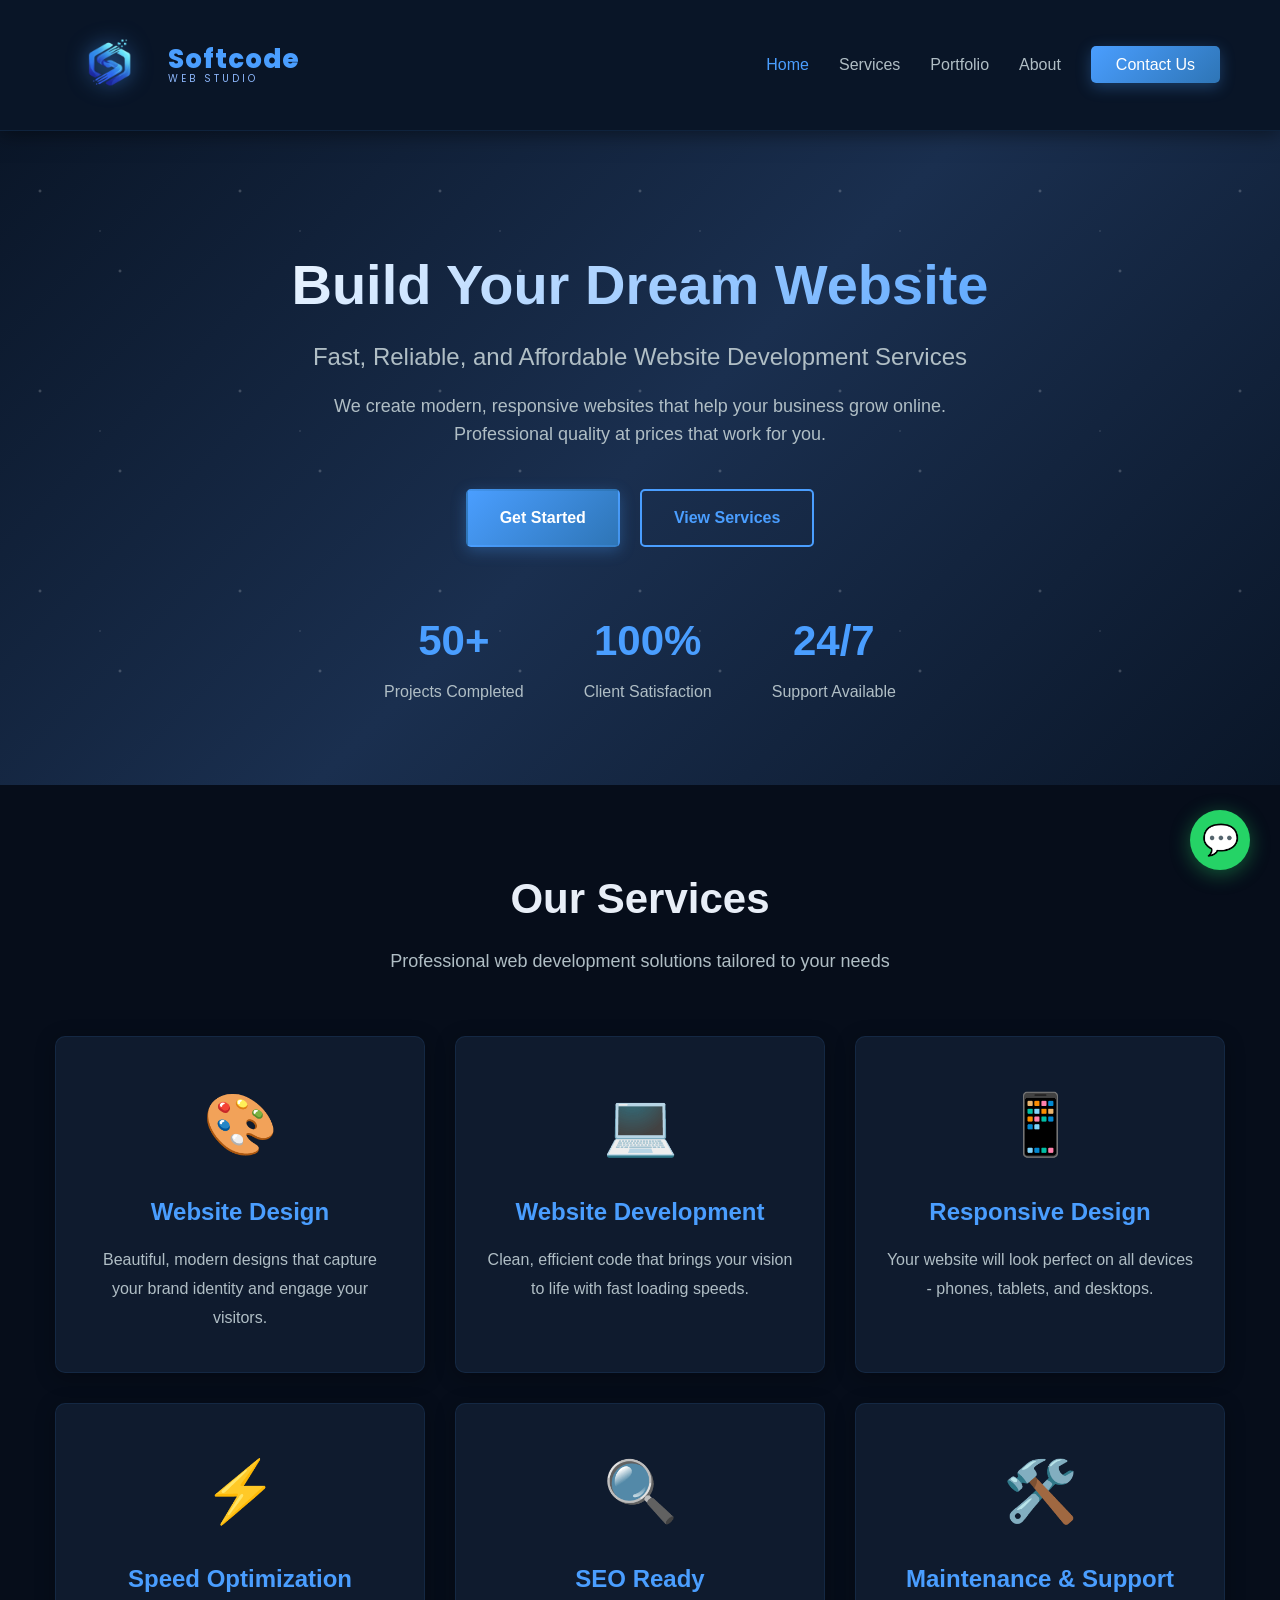
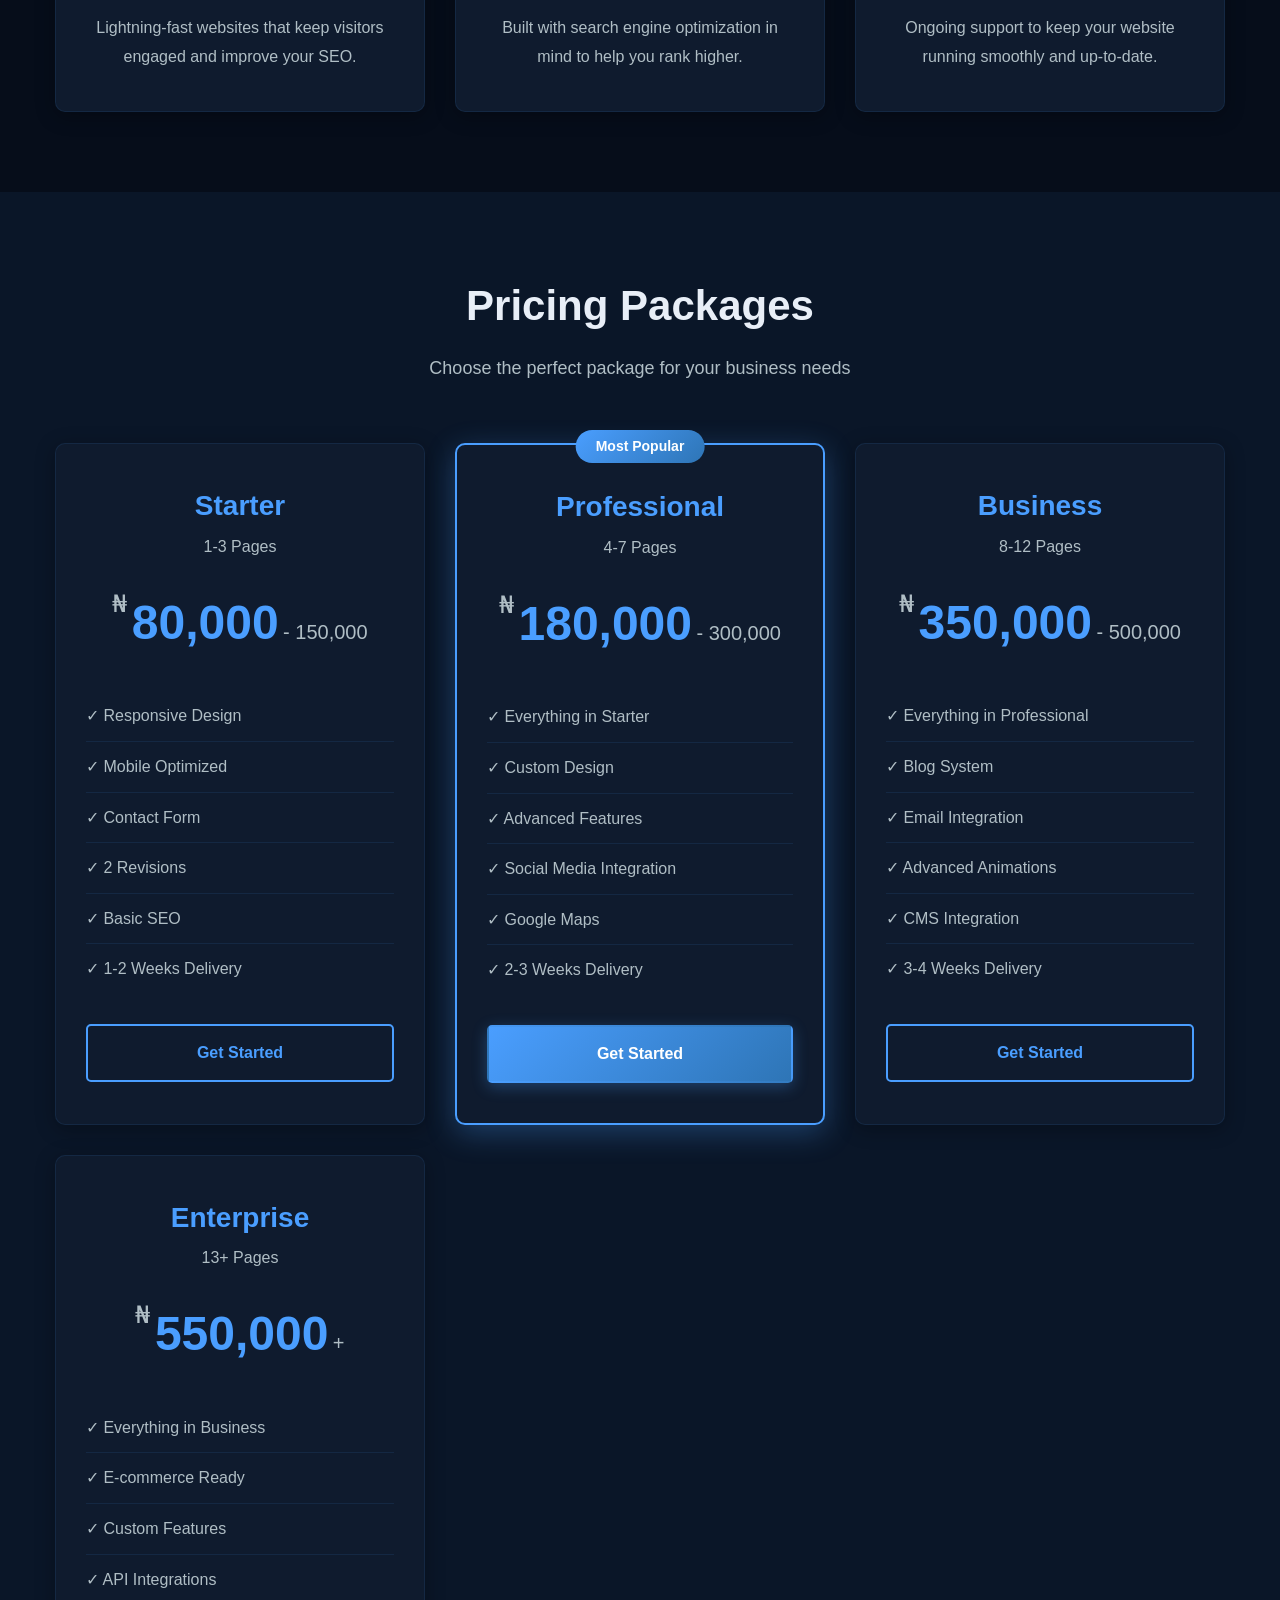
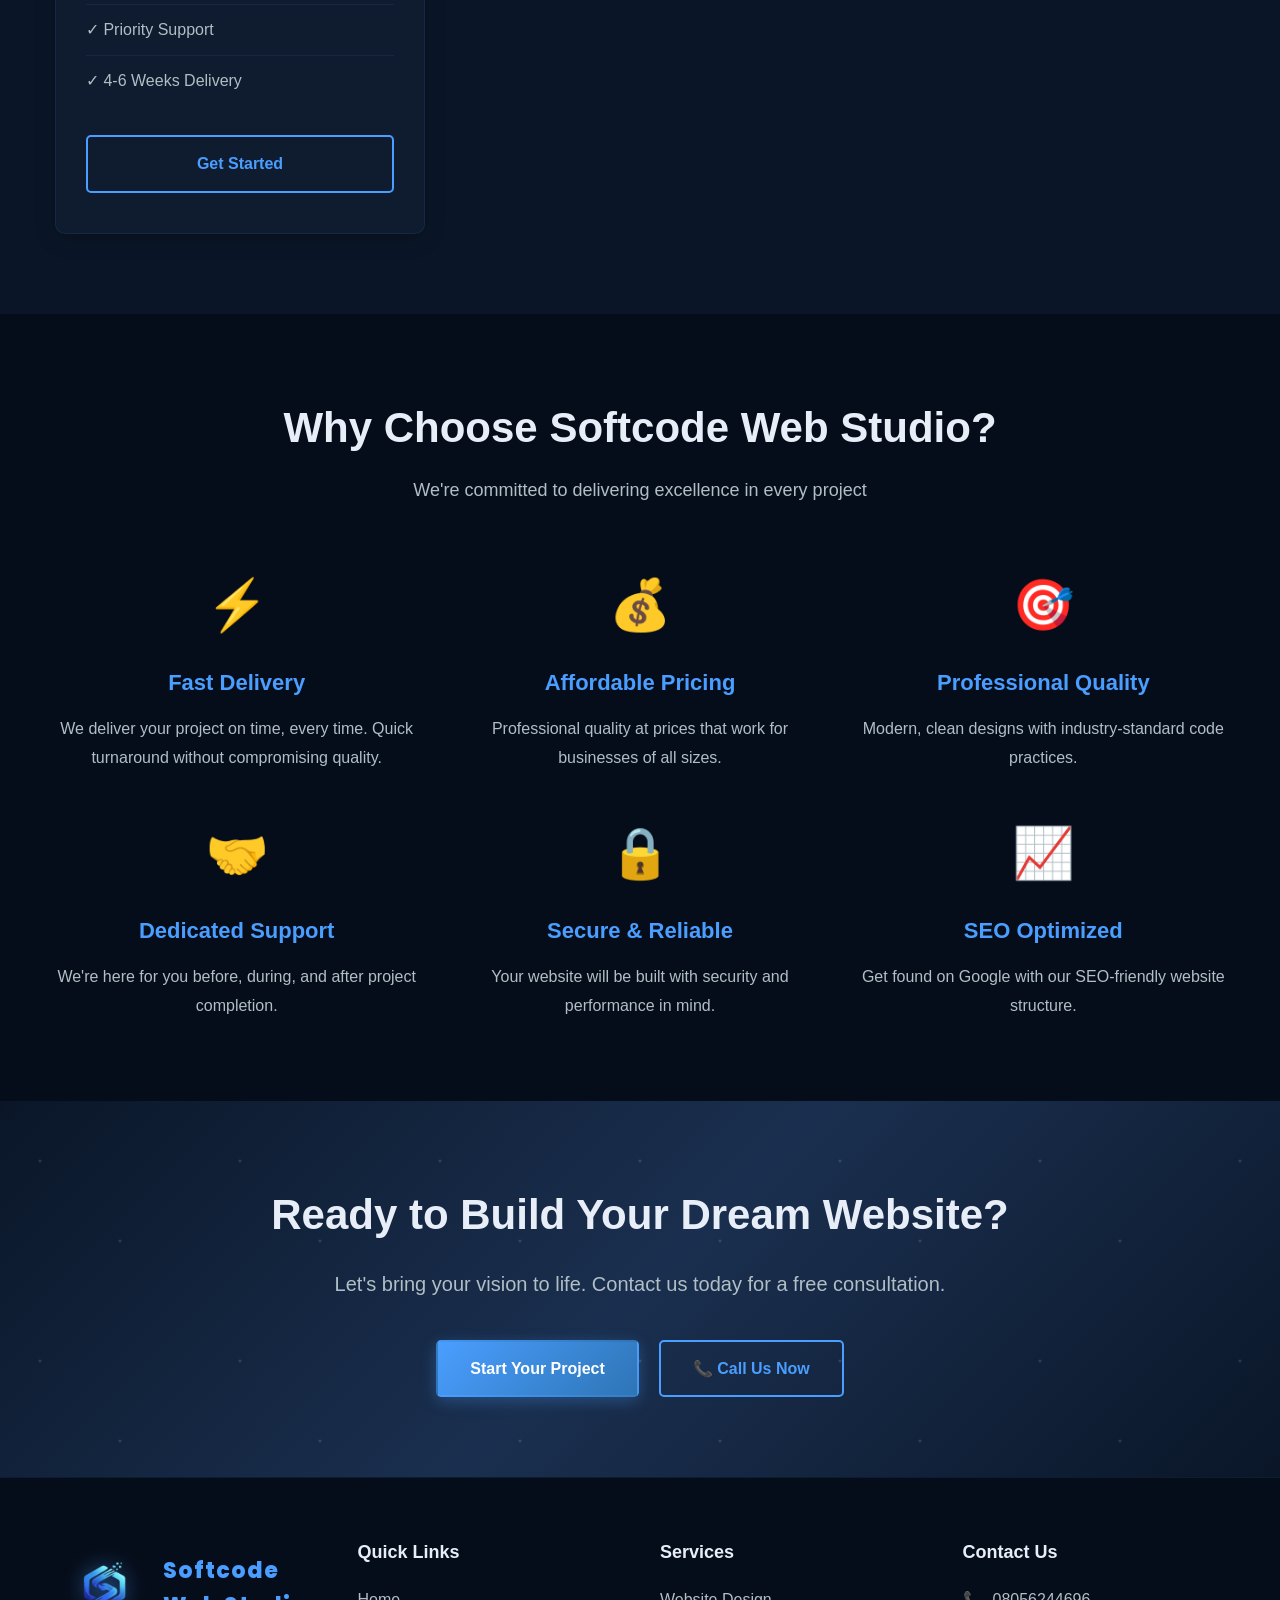
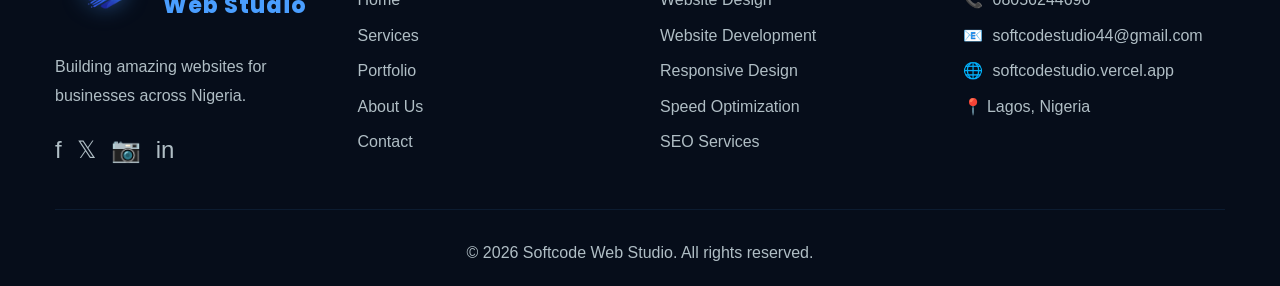
<file: index.html>
<!DOCTYPE html>
<html lang="en">
<head>
    <meta charset="UTF-8">
    <meta name="viewport" content="width=device-width, initial-scale=1.0">
    <meta name="description" content="Softcode Web Studio - Professional website development services in Nigeria. Fast, reliable, and affordable.">
    <title>Softcode Web Studio | Professional Website Development</title>
    <link rel="icon" type="image/png" href="images/logo.png">
    <link rel="canonical" href="https://softcode-studio.vercel.app/">

<link rel="preconnect" href="https://fonts.googleapis.com">
<link rel="preconnect" href="https://fonts.gstatic.com" crossorigin>
<link href="https://fonts.googleapis.com/css2?family=Poppins:wght@400;500;600;700;800&display=swap" rel="stylesheet">

    <link rel="stylesheet" href="css/styles.css">
</head>
<body>
    <!-- Navigation Bar -->
    <nav class="navbar">
        <div class="nav-container">
            <div class="logo">
    <img src="images/logo.png" alt="Softcode Web Studio Logo">
    <div class="logo-text">
        <div class="logo-main">Softcode</div>
        <div class="logo-sub">WEB STUDIO</div>
    </div>
</div>
            <ul class="nav-menu">
                <li><a href="index.html" class="active">Home</a></li>
                <li><a href="services.html">Services</a></li>
                <li><a href="portfolio.html">Portfolio</a></li>
                <li><a href="about.html">About</a></li>
                <li><a href="contact.html" class="nav-cta">Contact Us</a></li>
            </ul>
            <div class="hamburger">
                <span></span>
                <span></span>
                <span></span>
            </div>
        </div>
    </nav>

    <!-- Hero Section -->
    <section class="hero">
        <div class="hero-content">
            <h1 class="hero-title">Build Your Dream Website</h1>
            <p class="hero-subtitle">Fast, Reliable, and Affordable Website Development Services</p>
            <p class="hero-description">We create modern, responsive websites that help your business grow online. Professional quality at prices that work for you.</p>
            <div class="hero-buttons">
                <a href="contact.html" class="btn btn-primary">Get Started</a>
                <a href="services.html" class="btn btn-secondary">View Services</a>
            </div>
            <div class="hero-stats">
                <div class="stat">
                    <h3>50+</h3>
                    <p>Projects Completed</p>
                </div>
                <div class="stat">
                    <h3>100%</h3>
                    <p>Client Satisfaction</p>
                </div>
                <div class="stat">
                    <h3>24/7</h3>
                    <p>Support Available</p>
                </div>
            </div>
        </div>
    </section>

    <!-- Services Overview -->
    <section class="services-overview">
        <div class="container">
            <div class="section-header">
                <h2>Our Services</h2>
                <p>Professional web development solutions tailored to your needs</p>
            </div>
            <div class="services-grid">
                <div class="service-card">
                    <div class="service-icon">🎨</div>
                    <h3>Website Design</h3>
                    <p>Beautiful, modern designs that capture your brand identity and engage your visitors.</p>
                </div>
                <div class="service-card">
                    <div class="service-icon">💻</div>
                    <h3>Website Development</h3>
                    <p>Clean, efficient code that brings your vision to life with fast loading speeds.</p>
                </div>
                <div class="service-card">
                    <div class="service-icon">📱</div>
                    <h3>Responsive Design</h3>
                    <p>Your website will look perfect on all devices - phones, tablets, and desktops.</p>
                </div>
                <div class="service-card">
                    <div class="service-icon">⚡</div>
                    <h3>Speed Optimization</h3>
                    <p>Lightning-fast websites that keep visitors engaged and improve your SEO.</p>
                </div>
                <div class="service-card">
                    <div class="service-icon">🔍</div>
                    <h3>SEO Ready</h3>
                    <p>Built with search engine optimization in mind to help you rank higher.</p>
                </div>
                <div class="service-card">
                    <div class="service-icon">🛠️</div>
                    <h3>Maintenance & Support</h3>
                    <p>Ongoing support to keep your website running smoothly and up-to-date.</p>
                </div>
            </div>
        </div>
    </section>

    <!-- Pricing Packages -->
    <section class="pricing">
        <div class="container">
            <div class="section-header">
                <h2>Pricing Packages</h2>
                <p>Choose the perfect package for your business needs</p>
            </div>
            <div class="pricing-grid">
                <div class="pricing-card">
                    <div class="pricing-header">
                        <h3>Starter</h3>
                        <p class="pages">1-3 Pages</p>
                    </div>
                    <div class="pricing-price">
                        <span class="currency">₦</span>
                        <span class="amount">80,000</span>
                        <span class="period">- 150,000</span>
                    </div>
                    <ul class="pricing-features">
                        <li>✓ Responsive Design</li>
                        <li>✓ Mobile Optimized</li>
                        <li>✓ Contact Form</li>
                        <li>✓ 2 Revisions</li>
                        <li>✓ Basic SEO</li>
                        <li>✓ 1-2 Weeks Delivery</li>
                    </ul>
                    <a href="contact.html" class="btn btn-outline">Get Started</a>
                </div>

                <div class="pricing-card featured">
                    <div class="featured-badge">Most Popular</div>
                    <div class="pricing-header">
                        <h3>Professional</h3>
                        <p class="pages">4-7 Pages</p>
                    </div>
                    <div class="pricing-price">
                        <span class="currency">₦</span>
                        <span class="amount">180,000</span>
                        <span class="period">- 300,000</span>
                    </div>
                    <ul class="pricing-features">
                        <li>✓ Everything in Starter</li>
                        <li>✓ Custom Design</li>
                        <li>✓ Advanced Features</li>
                        <li>✓ Social Media Integration</li>
                        <li>✓ Google Maps</li>
                        <li>✓ 2-3 Weeks Delivery</li>
                    </ul>
                    <a href="contact.html" class="btn btn-primary">Get Started</a>
                </div>

                <div class="pricing-card">
                    <div class="pricing-header">
                        <h3>Business</h3>
                        <p class="pages">8-12 Pages</p>
                    </div>
                    <div class="pricing-price">
                        <span class="currency">₦</span>
                        <span class="amount">350,000</span>
                        <span class="period">- 500,000</span>
                    </div>
                    <ul class="pricing-features">
                        <li>✓ Everything in Professional</li>
                        <li>✓ Blog System</li>
                        <li>✓ Email Integration</li>
                        <li>✓ Advanced Animations</li>
                        <li>✓ CMS Integration</li>
                        <li>✓ 3-4 Weeks Delivery</li>
                    </ul>
                    <a href="contact.html" class="btn btn-outline">Get Started</a>
                </div>

                <div class="pricing-card">
                    <div class="pricing-header">
                        <h3>Enterprise</h3>
                        <p class="pages">13+ Pages</p>
                    </div>
                    <div class="pricing-price">
                        <span class="currency">₦</span>
                        <span class="amount">550,000</span>
                        <span class="period">+</span>
                    </div>
                    <ul class="pricing-features">
                        <li>✓ Everything in Business</li>
                        <li>✓ E-commerce Ready</li>
                        <li>✓ Custom Features</li>
                        <li>✓ API Integrations</li>
                        <li>✓ Priority Support</li>
                        <li>✓ 4-6 Weeks Delivery</li>
                    </ul>
                    <a href="contact.html" class="btn btn-outline">Get Started</a>
                </div>
            </div>
        </div>
    </section>

    <!-- Why Choose Us -->
    <section class="why-choose-us">
        <div class="container">
            <div class="section-header">
                <h2>Why Choose Softcode Web Studio?</h2>
                <p>We're committed to delivering excellence in every project</p>
            </div>
            <div class="features-grid">
                <div class="feature-item">
                    <div class="feature-icon">⚡</div>
                    <h3>Fast Delivery</h3>
                    <p>We deliver your project on time, every time. Quick turnaround without compromising quality.</p>
                </div>
                <div class="feature-item">
                    <div class="feature-icon">💰</div>
                    <h3>Affordable Pricing</h3>
                    <p>Professional quality at prices that work for businesses of all sizes.</p>
                </div>
                <div class="feature-item">
                    <div class="feature-icon">🎯</div>
                    <h3>Professional Quality</h3>
                    <p>Modern, clean designs with industry-standard code practices.</p>
                </div>
                <div class="feature-item">
                    <div class="feature-icon">🤝</div>
                    <h3>Dedicated Support</h3>
                    <p>We're here for you before, during, and after project completion.</p>
                </div>
                <div class="feature-item">
                    <div class="feature-icon">🔒</div>
                    <h3>Secure & Reliable</h3>
                    <p>Your website will be built with security and performance in mind.</p>
                </div>
                <div class="feature-item">
                    <div class="feature-icon">📈</div>
                    <h3>SEO Optimized</h3>
                    <p>Get found on Google with our SEO-friendly website structure.</p>
                </div>
            </div>
        </div>
    </section>

    <!-- Call to Action -->
    <section class="cta">
        <div class="container">
            <h2>Ready to Build Your Dream Website?</h2>
            <p>Let's bring your vision to life. Contact us today for a free consultation.</p>
            <div class="cta-buttons">
                <a href="contact.html" class="btn btn-primary">Start Your Project</a>
                <a href="tel:08056244696" class="btn btn-secondary">📞 Call Us Now</a>
            </div>
        </div>
    </section>

    <!-- Footer -->
    <footer class="footer">
        <div class="container">
            <div class="footer-content">
                <div class="footer-section">
                    <div class="footer-logo">
                        <img src="images/logo.png" alt="Softcode Web Studio">
                        <span>Softcode Web Studio</span>
                    </div>
                    <p>Building amazing websites for businesses across Nigeria.</p>
                    <div class="social-links">
    <a href="#" aria-label="Facebook">f</a>
    <a href="#" aria-label="Twitter">𝕏</a>
    <a href="#" aria-label="Instagram">📷</a>
    <a href="#" aria-label="LinkedIn">in</a>
</div>
                </div>
                <div class="footer-section">
                    <h4>Quick Links</h4>
                    <ul>
                        <li><a href="index.html">Home</a></li>
                        <li><a href="services.html">Services</a></li>
                        <li><a href="portfolio.html">Portfolio</a></li>
                        <li><a href="about.html">About Us</a></li>
                        <li><a href="contact.html">Contact</a></li>
                    </ul>
                </div>
                <div class="footer-section">
                    <h4>Services</h4>
                    <ul>
                        <li><a href="services.html">Website Design</a></li>
                        <li><a href="services.html">Website Development</a></li>
                        <li><a href="services.html">Responsive Design</a></li>
                        <li><a href="services.html">Speed Optimization</a></li>
                        <li><a href="services.html">SEO Services</a></li>
                    </ul>
                </div>
                <div class="footer-section">
                    <h4>Contact Us</h4>
                    <ul class="contact-info">
                        <li>📞 <a href="tel:08056244696">08056244696</a></li>
                        <li>📧 <a href="mailto:softcodestudio44@gmail.com">softcodestudio44@gmail.com</a></li>
                        <li>🌐 <a href="https://softcodestudio.vercel.app/">softcodestudio.vercel.app</a></li>
                        <li>📍 Lagos, Nigeria</li>
                    </ul>
                </div>
            </div>
            <div class="footer-bottom">
                <p>&copy; 2026 Softcode Web Studio. All rights reserved.</p>
            </div>
        </div>
    </footer>

    <!-- Preloader - MUST BE FIRST INSIDE BODY -->
    <div id="preloader">
        <div class="preloader-content">
            <div class="preloader-logo">
                <img src="images/logo.png" alt="Softcode Web Studio">
            </div>
            <div class="preloader-text">
                <span class="loading-text">Loading</span>
                <span class="loading-dots">
                    <span></span>
                    <span></span>
                    <span></span>
                </span>
            </div>
            <div class="progress-bar">
                <div class="progress-fill"></div>
            </div>
        </div>
    </div>

    <!-- WhatsApp Floating Button -->
    <a href="https://wa.me/2348056244696?text=Hi%20Softcode%20Web%20Studio,%20I'm%20interested%20in%20getting%20a%20website%20for%20my%20business." 
       class="whatsapp-float" 
       target="_blank" 
       rel="noopener noreferrer"
       aria-label="Chat on WhatsApp">
        💬
    </a>
    <div class="whatsapp-tooltip">Chat with us on WhatsApp</div>

    <script src="js/script.js"></script>
</body>
</html>
</file>
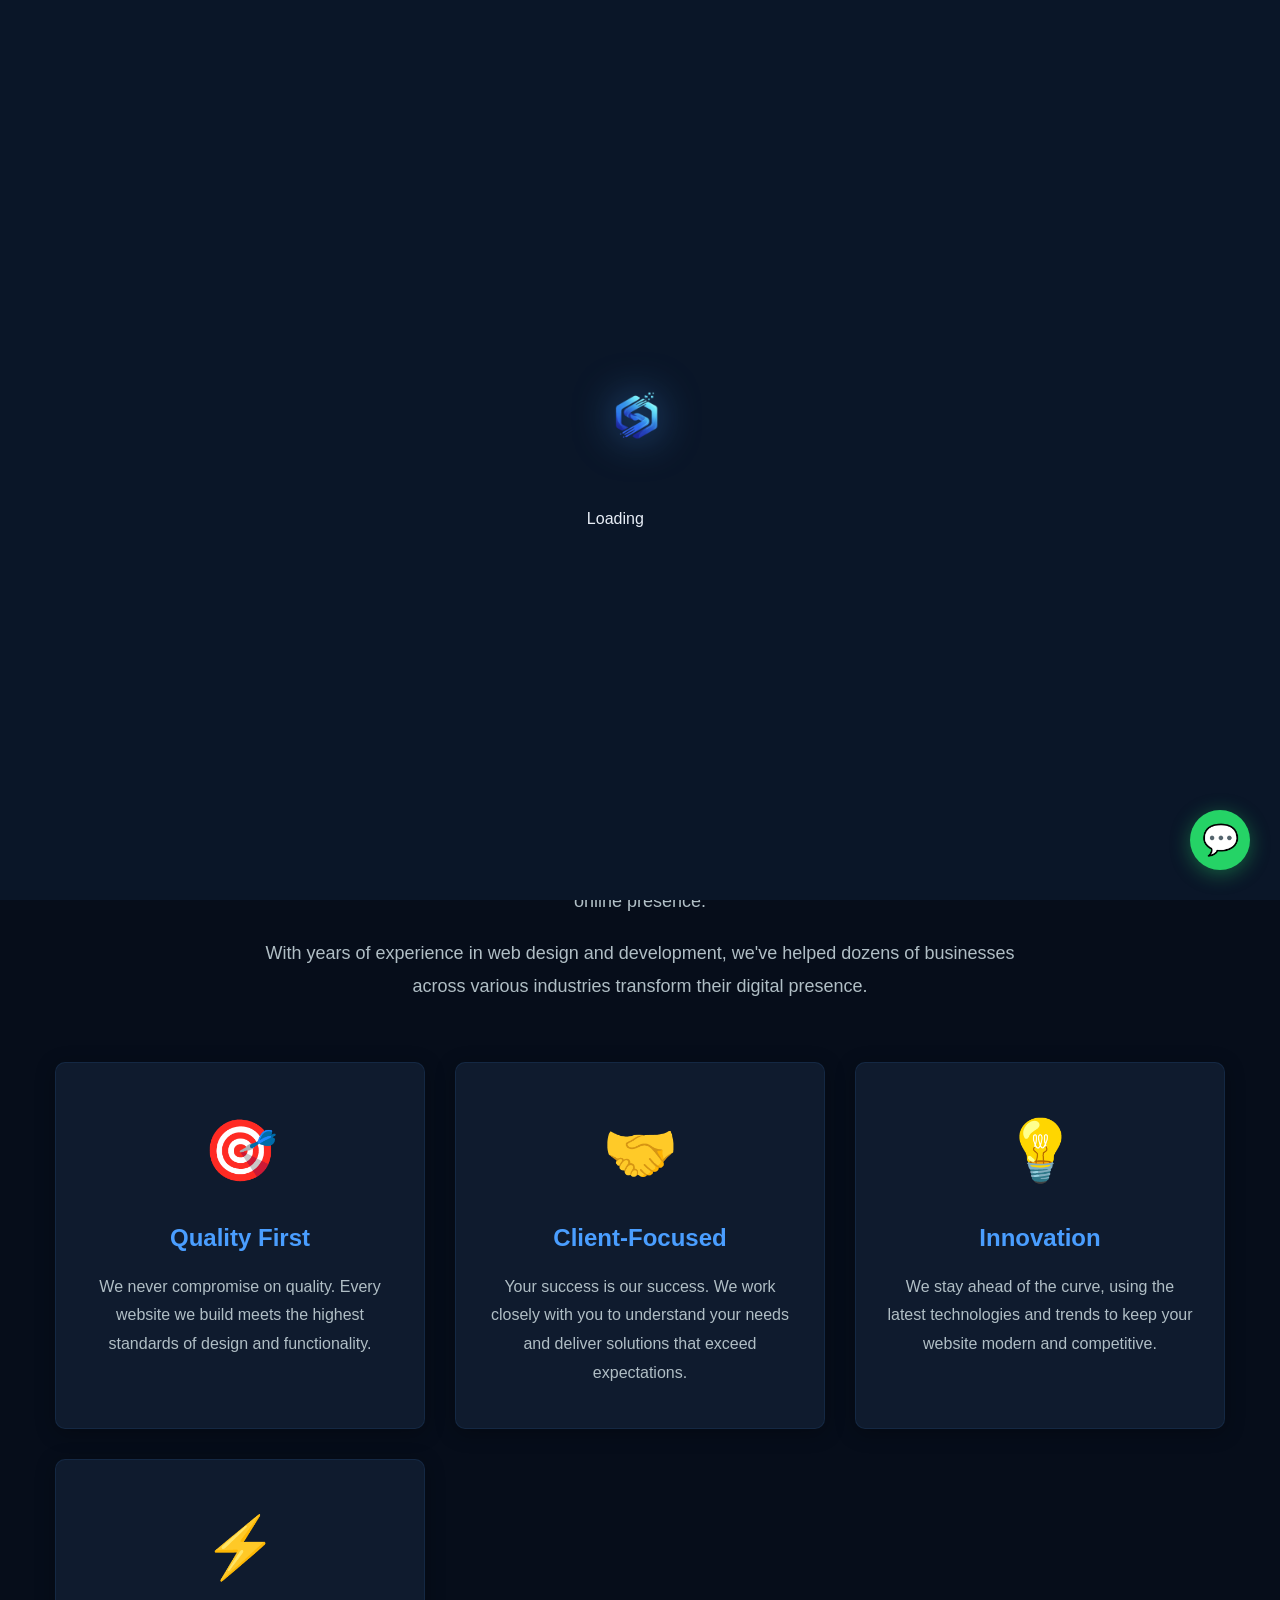
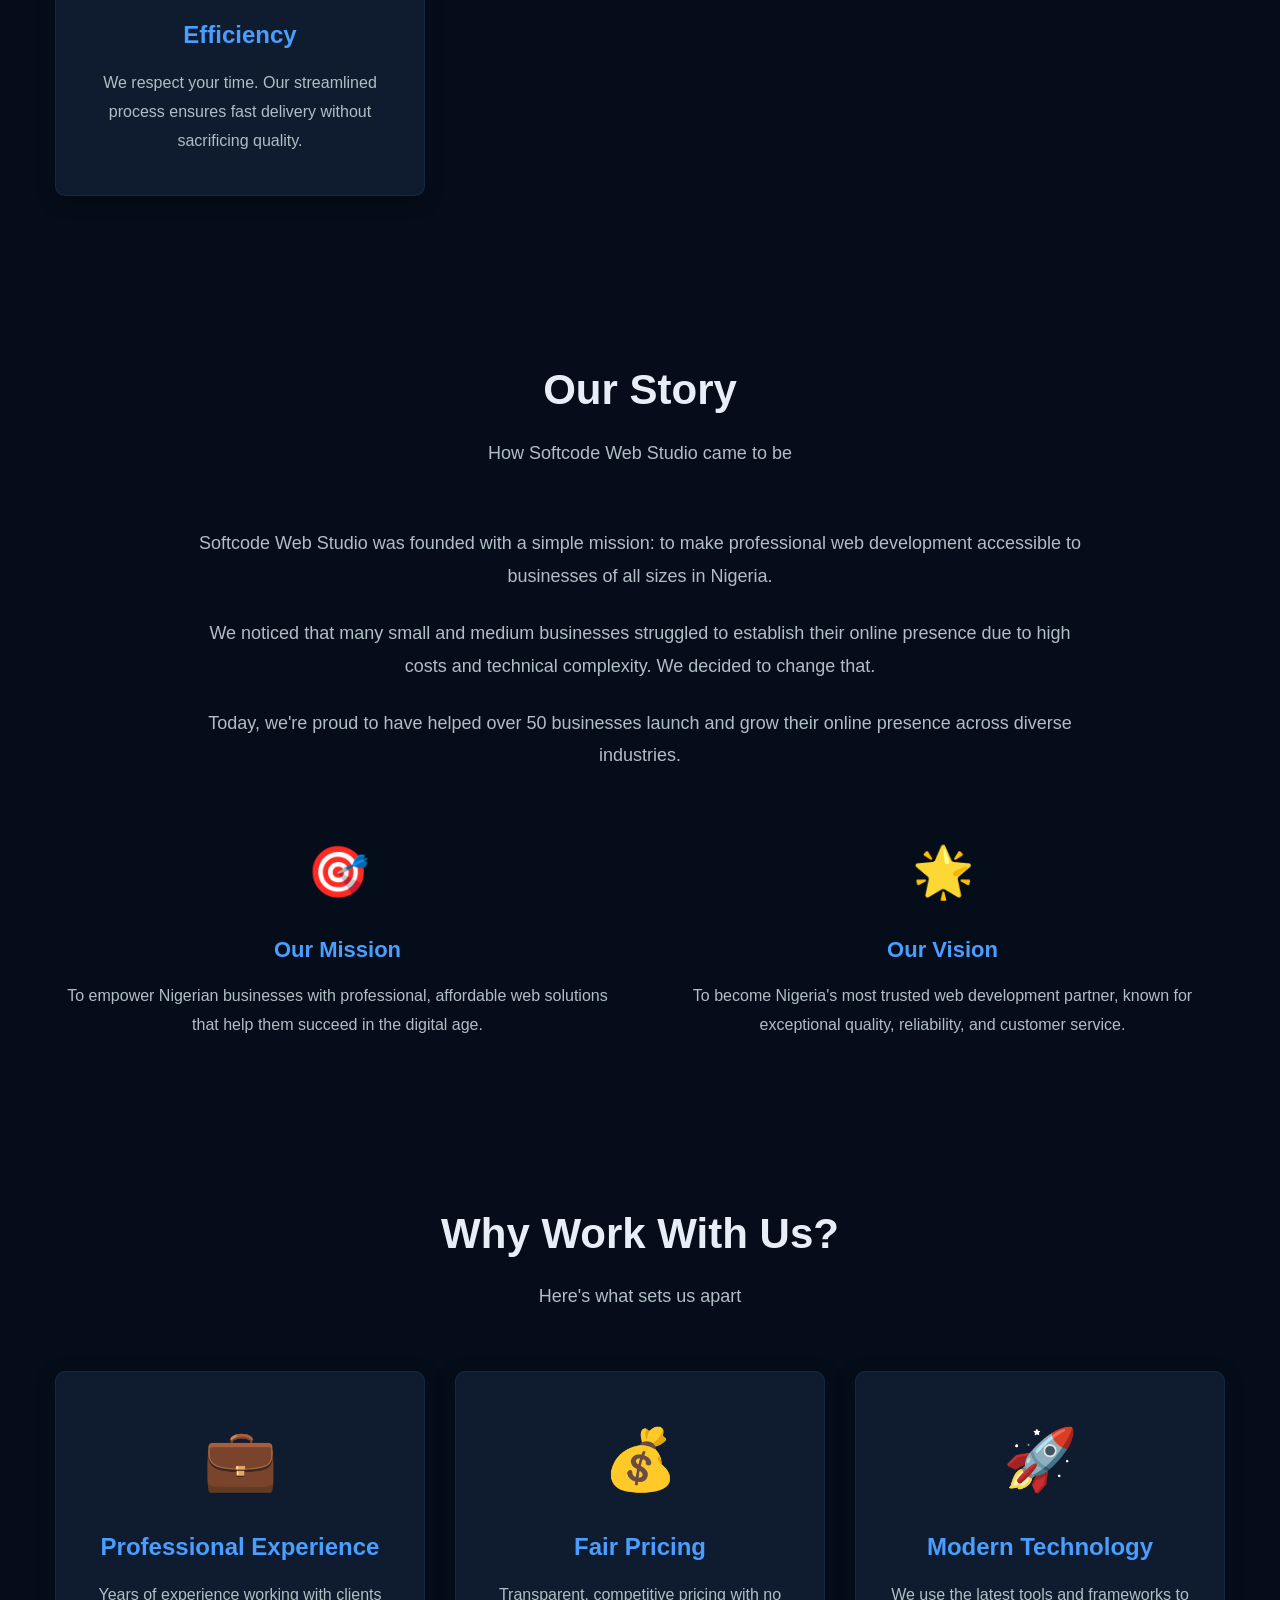
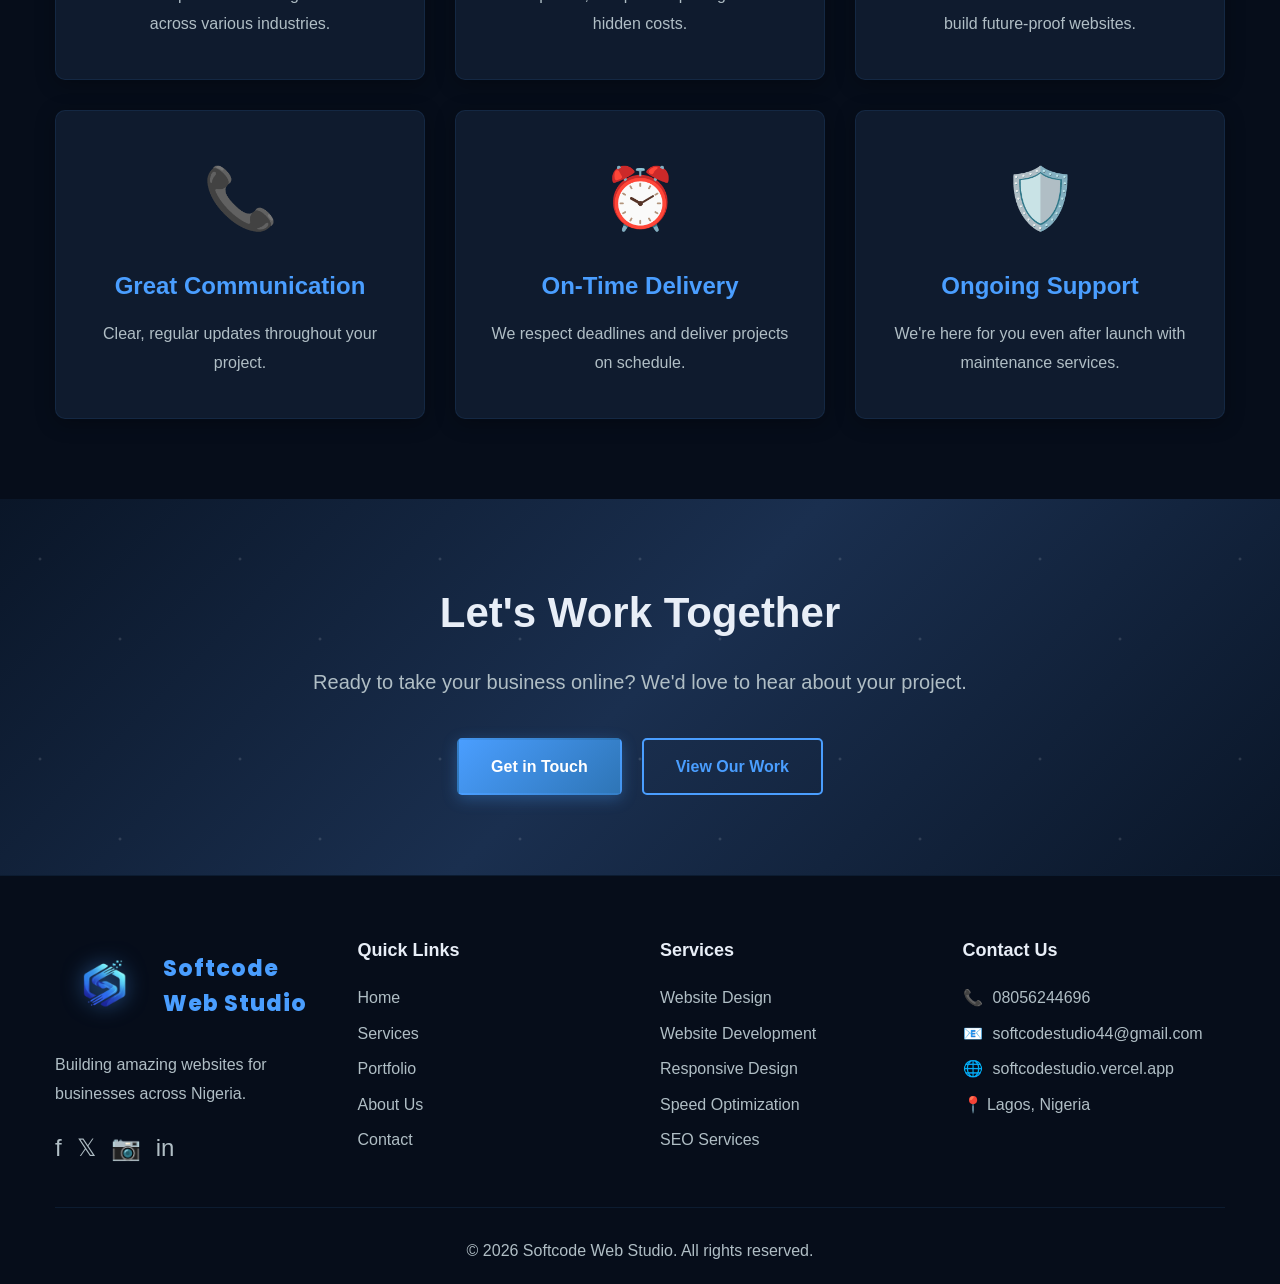
<file: about.html>
<!DOCTYPE html>
<html lang="en">
<head>
    <meta charset="UTF-8">
    <meta name="viewport" content="width=device-width, initial-scale=1.0">
    <meta name="description" content="About Softcode Web Studio - Learn about our mission, values, and team.">
    <title>About Us | Softcode Web Studio</title>
    <link rel="icon" type="image/png" href="images/logo.png">
    <link rel="canonical" href="https://softcode-studio.vercel.app/about.html">

<link rel="preconnect" href="https://fonts.googleapis.com">
<link rel="preconnect" href="https://fonts.gstatic.com" crossorigin>
<link href="https://fonts.googleapis.com/css2?family=Poppins:wght@400;500;600;700;800&display=swap" rel="stylesheet">

    <link rel="stylesheet" href="css/styles.css">
</head>
<body>
    <!-- Navigation Bar -->
    <nav class="navbar">
        <div class="nav-container">
            <div class="logo">
    <img src="images/logo.png" alt="Softcode Web Studio Logo">
    <div class="logo-text">
        <div class="logo-main">Softcode</div>
        <div class="logo-sub">WEB STUDIO</div>
    </div>
</div>
            <ul class="nav-menu">
                <li><a href="index.html">Home</a></li>
                <li><a href="services.html">Services</a></li>
                <li><a href="portfolio.html">Portfolio</a></li>
                <li><a href="about.html" class="active">About</a></li>
                <li><a href="contact.html" class="nav-cta">Contact Us</a></li>
            </ul>
            <div class="hamburger">
                <span></span>
                <span></span>
                <span></span>
            </div>
        </div>
    </nav>

    <!-- About Hero -->
    <section class="hero">
        <div class="hero-content">
            <h1 class="hero-title">About Softcode Web Studio</h1>
            <p class="hero-subtitle">Building Digital Futures, Simply</p>
            <p class="hero-description">We're passionate about creating beautiful, functional websites that help businesses thrive online.</p>
        </div>
    </section>

    <!-- About Content -->
    <section class="services-overview">
        <div class="container">
            <div class="section-header">
                <h2>Who We Are</h2>
                <p>Professional web development company based in Lagos, Nigeria</p>
            </div>
            <div style="max-width: 800px; margin: 0 auto 60px; text-align: center;">
                <p style="font-size: 18px; line-height: 1.8; color: var(--text-gray); margin-bottom: 20px;">
                    Softcode Web Studio is a professional web development company based in Lagos, Nigeria. We specialize in creating modern, responsive websites that help businesses establish and grow their online presence.
                </p>
                <p style="font-size: 18px; line-height: 1.8; color: var(--text-gray);">
                    With years of experience in web design and development, we've helped dozens of businesses across various industries transform their digital presence.
                </p>
            </div>

            <!-- Values -->
            <div class="services-grid">
                <div class="service-card">
                    <div class="service-icon">🎯</div>
                    <h3>Quality First</h3>
                    <p>We never compromise on quality. Every website we build meets the highest standards of design and functionality.</p>
                </div>
                <div class="service-card">
                    <div class="service-icon">🤝</div>
                    <h3>Client-Focused</h3>
                    <p>Your success is our success. We work closely with you to understand your needs and deliver solutions that exceed expectations.</p>
                </div>
                <div class="service-card">
                    <div class="service-icon">💡</div>
                    <h3>Innovation</h3>
                    <p>We stay ahead of the curve, using the latest technologies and trends to keep your website modern and competitive.</p>
                </div>
                <div class="service-card">
                    <div class="service-icon">⚡</div>
                    <h3>Efficiency</h3>
                    <p>We respect your time. Our streamlined process ensures fast delivery without sacrificing quality.</p>
                </div>
            </div>
        </div>
    </section>

    <!-- Story Section -->
    <section class="why-choose-us">
        <div class="container">
            <div class="section-header">
                <h2>Our Story</h2>
                <p>How Softcode Web Studio came to be</p>
            </div>
            <div style="max-width: 900px; margin: 0 auto;">
                <p style="font-size: 18px; line-height: 1.8; color: var(--text-gray); margin-bottom: 25px; text-align: center;">
                    Softcode Web Studio was founded with a simple mission: to make professional web development accessible to businesses of all sizes in Nigeria.
                </p>
                <p style="font-size: 18px; line-height: 1.8; color: var(--text-gray); margin-bottom: 25px; text-align: center;">
                    We noticed that many small and medium businesses struggled to establish their online presence due to high costs and technical complexity. We decided to change that.
                </p>
                <p style="font-size: 18px; line-height: 1.8; color: var(--text-gray); text-align: center;">
                    Today, we're proud to have helped over 50 businesses launch and grow their online presence across diverse industries.
                </p>
            </div>

            <!-- Mission & Vision -->
            <div class="features-grid" style="margin-top: 60px;">
                <div class="feature-item">
                    <div class="feature-icon">🎯</div>
                    <h3>Our Mission</h3>
                    <p>To empower Nigerian businesses with professional, affordable web solutions that help them succeed in the digital age.</p>
                </div>
                <div class="feature-item">
                    <div class="feature-icon">🌟</div>
                    <h3>Our Vision</h3>
                    <p>To become Nigeria's most trusted web development partner, known for exceptional quality, reliability, and customer service.</p>
                </div>
            </div>
        </div>
    </section>

    <!-- Why Choose Us -->
    <section class="services-overview">
        <div class="container">
            <div class="section-header">
                <h2>Why Work With Us?</h2>
                <p>Here's what sets us apart</p>
            </div>
            <div class="services-grid">
                <div class="service-card">
                    <div class="service-icon">💼</div>
                    <h3>Professional Experience</h3>
                    <p>Years of experience working with clients across various industries.</p>
                </div>
                <div class="service-card">
                    <div class="service-icon">💰</div>
                    <h3>Fair Pricing</h3>
                    <p>Transparent, competitive pricing with no hidden costs.</p>
                </div>
                <div class="service-card">
                    <div class="service-icon">🚀</div>
                    <h3>Modern Technology</h3>
                    <p>We use the latest tools and frameworks to build future-proof websites.</p>
                </div>
                <div class="service-card">
                    <div class="service-icon">📞</div>
                    <h3>Great Communication</h3>
                    <p>Clear, regular updates throughout your project.</p>
                </div>
                <div class="service-card">
                    <div class="service-icon">⏰</div>
                    <h3>On-Time Delivery</h3>
                    <p>We respect deadlines and deliver projects on schedule.</p>
                </div>
                <div class="service-card">
                    <div class="service-icon">🛡️</div>
                    <h3>Ongoing Support</h3>
                    <p>We're here for you even after launch with maintenance services.</p>
                </div>
            </div>
        </div>
    </section>

    <!-- CTA Section -->
    <section class="cta">
        <div class="container">
            <h2>Let's Work Together</h2>
            <p>Ready to take your business online? We'd love to hear about your project.</p>
            <div class="cta-buttons">
                <a href="contact.html" class="btn btn-primary">Get in Touch</a>
                <a href="portfolio.html" class="btn btn-secondary">View Our Work</a>
            </div>
        </div>
    </section>

    <!-- Footer -->
    <footer class="footer">
        <div class="container">
            <div class="footer-content">
                <div class="footer-section">
                    <div class="footer-logo">
                        <img src="images/logo.png" alt="Softcode Web Studio">
                        <span>Softcode Web Studio</span>
                    </div>
                    <p>Building amazing websites for businesses across Nigeria.</p>
                    <div class="social-links">
    <a href="#" aria-label="Facebook">f</a>
    <a href="#" aria-label="Twitter">𝕏</a>
    <a href="#" aria-label="Instagram">📷</a>
    <a href="#" aria-label="LinkedIn">in</a>
</div>
                </div>
                <div class="footer-section">
                    <h4>Quick Links</h4>
                    <ul>
                        <li><a href="index.html">Home</a></li>
                        <li><a href="services.html">Services</a></li>
                        <li><a href="portfolio.html">Portfolio</a></li>
                        <li><a href="about.html">About Us</a></li>
                        <li><a href="contact.html">Contact</a></li>
                    </ul>
                </div>
                <div class="footer-section">
                    <h4>Services</h4>
                    <ul>
                        <li><a href="services.html">Website Design</a></li>
                        <li><a href="services.html">Website Development</a></li>
                        <li><a href="services.html">Responsive Design</a></li>
                        <li><a href="services.html">Speed Optimization</a></li>
                        <li><a href="services.html">SEO Services</a></li>
                    </ul>
                </div>
                <div class="footer-section">
                    <h4>Contact Us</h4>
                    <ul class="contact-info">
                        <li>📞 <a href="tel:08056244696">08056244696</a></li>
                        <li>📧 <a href="mailto:softcodestudio44@gmail.com">softcodestudio44@gmail.com</a></li>
                        <li>🌐 <a href="https://softcodestudio.vercel.app/">softcodestudio.vercel.app</a></li>
                        <li>📍 Lagos, Nigeria</li>
                    </ul>
                </div>
            </div>
            <div class="footer-bottom">
                <p>&copy; 2026 Softcode Web Studio. All rights reserved.</p>
            </div>
        </div>
    </footer>

    <!-- Preloader - MUST BE FIRST INSIDE BODY -->
    <div id="preloader">
        <div class="preloader-content">
            <div class="preloader-logo">
                <img src="images/logo.png" alt="Softcode Web Studio">
            </div>
            <div class="preloader-text">
                <span class="loading-text">Loading</span>
                <span class="loading-dots">
                    <span></span>
                    <span></span>
                    <span></span>
                </span>
            </div>
            <div class="progress-bar">
                <div class="progress-fill"></div>
            </div>
        </div>
    </div>

        <!-- WhatsApp Floating Button -->
    <a href="https://wa.me/2348056244696?text=Hi%20Softcode%20Web%20Studio,%20I'm%20interested%20in%20getting%20a%20website%20for%20my%20business." 
       class="whatsapp-float" 
       target="_blank" 
       rel="noopener noreferrer"
       aria-label="Chat on WhatsApp">
        💬
    </a>
    <div class="whatsapp-tooltip">Chat with us on WhatsApp</div>

    <script src="js/script.js"></script>
</body>
</html>
</file>
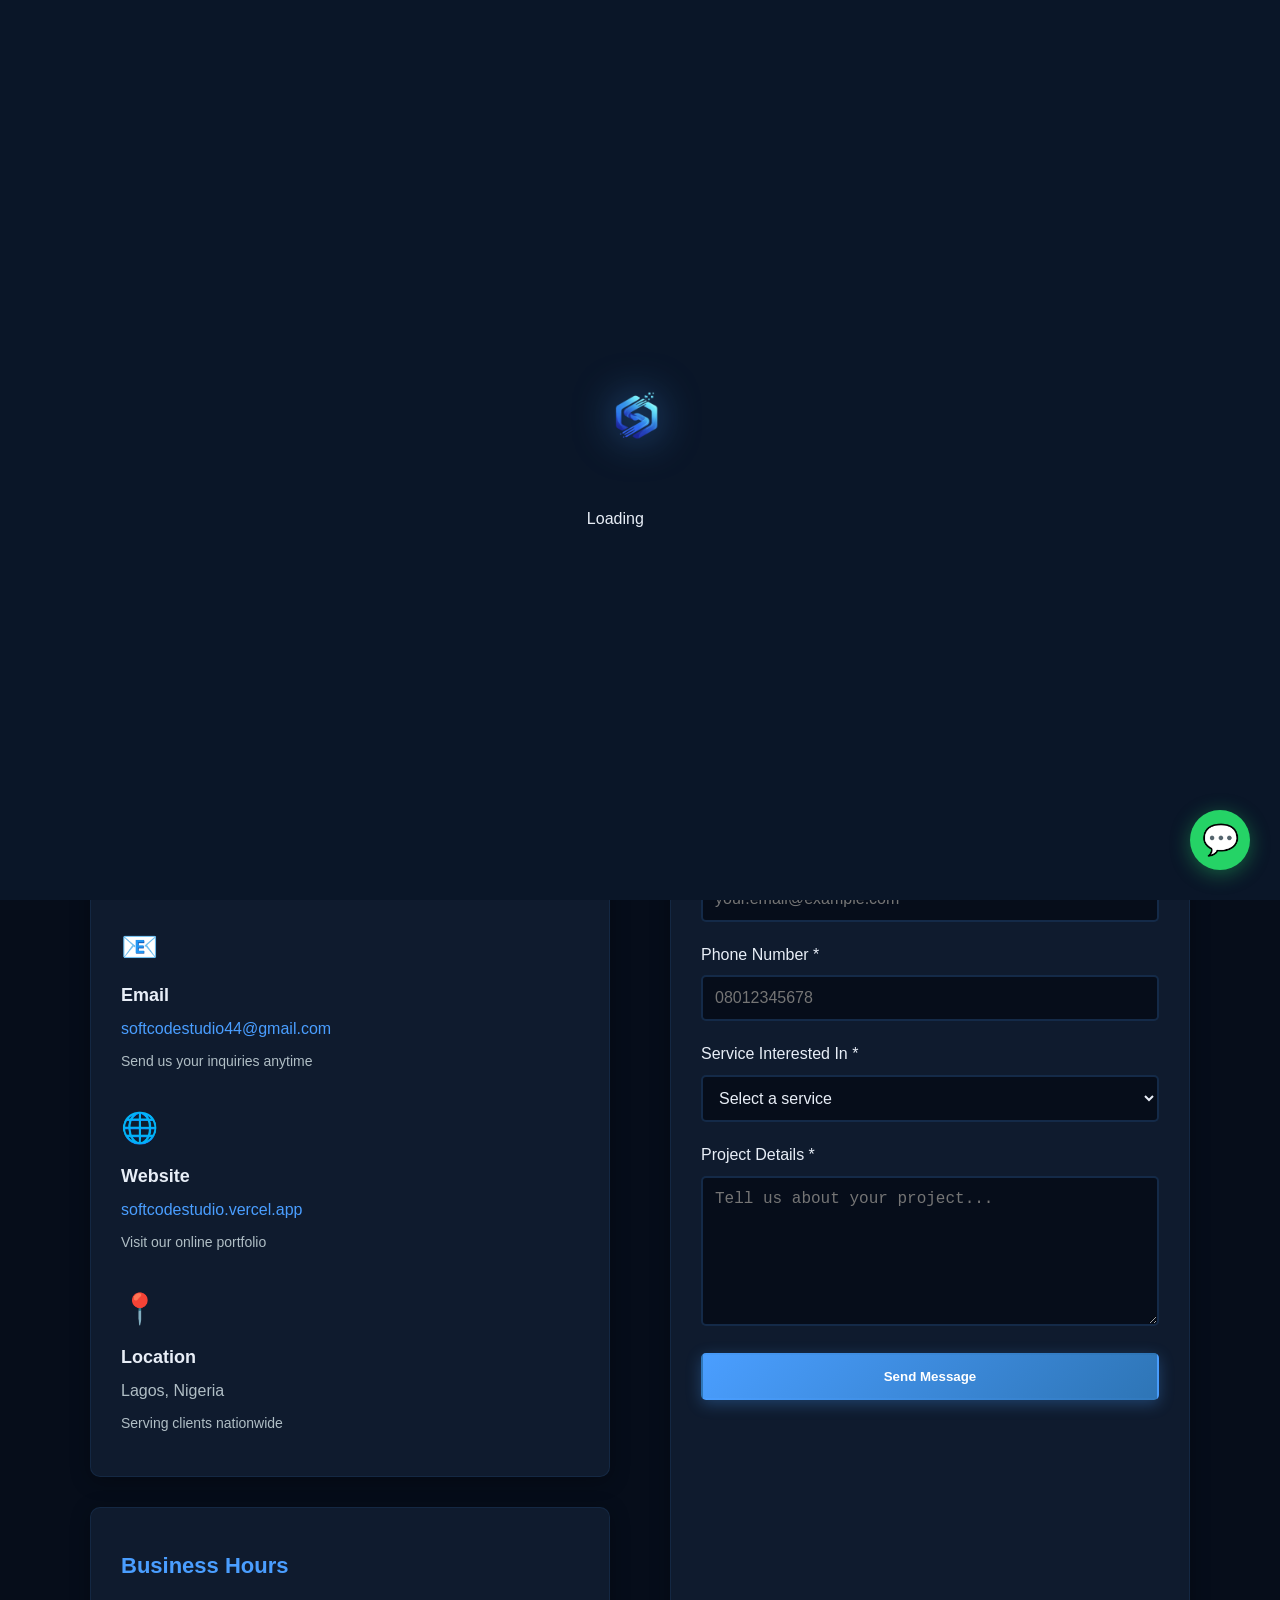
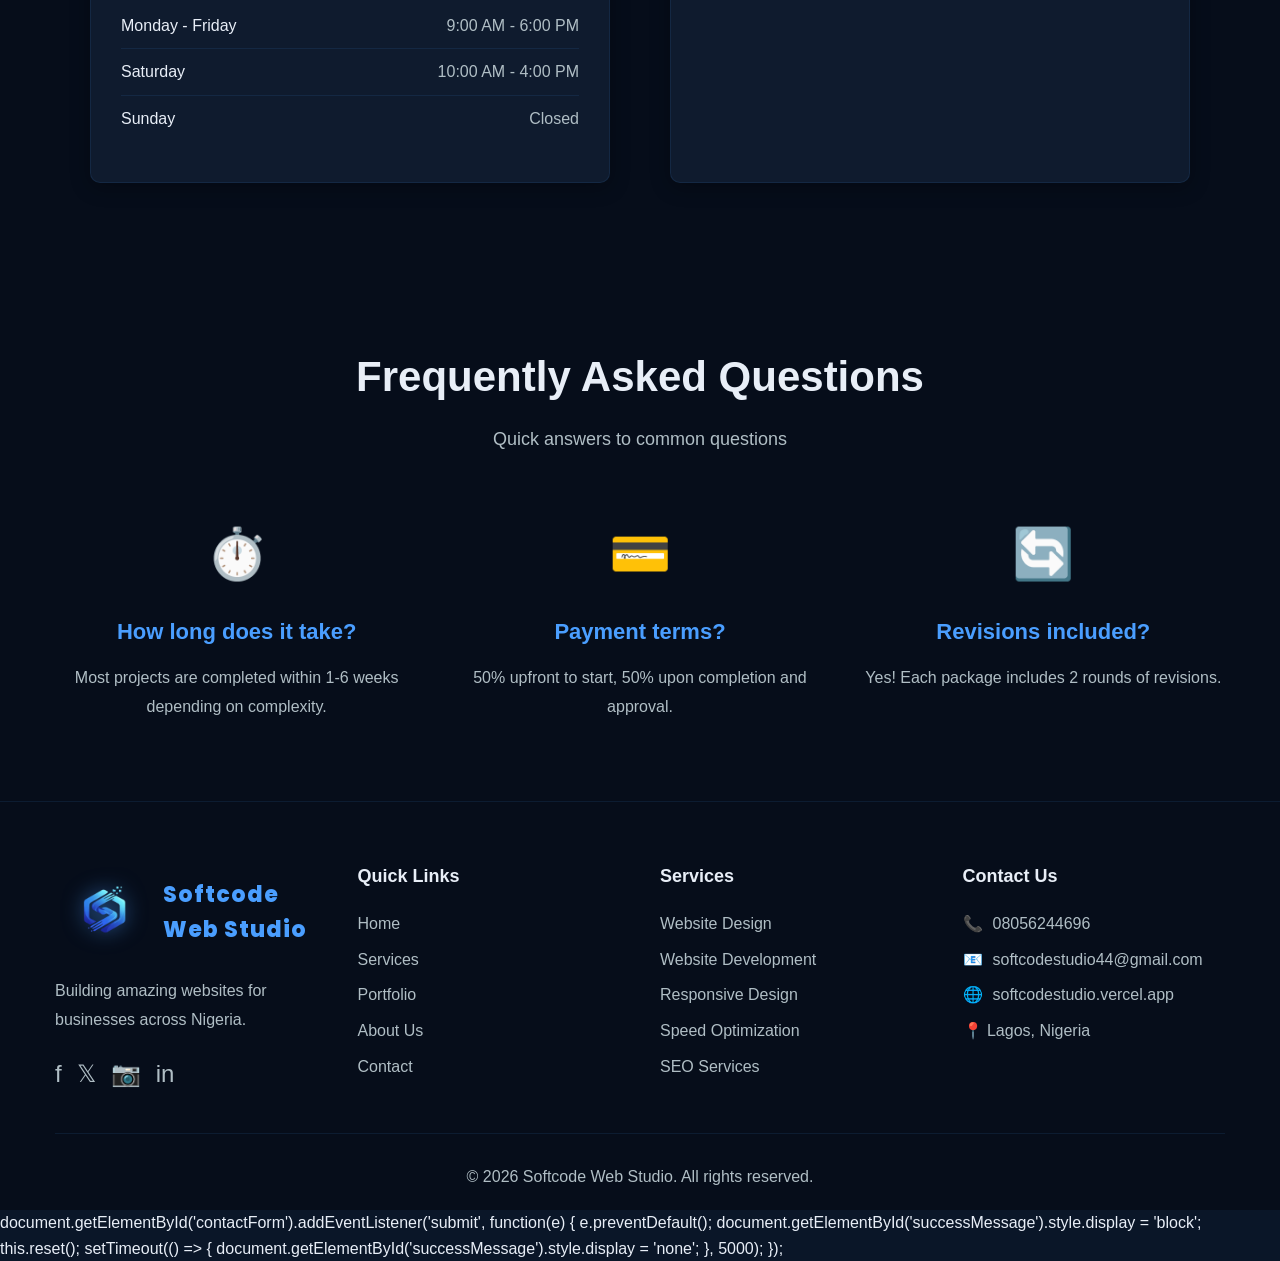
<file: contact.html>
<!DOCTYPE html>
<html lang="en">
<head>
    <meta charset="UTF-8">
    <meta name="viewport" content="width=device-width, initial-scale=1.0">
    <meta name="description" content="Contact Softcode Web Studio - Get in touch for your web development project.">
    <title>Contact Us | Softcode Web Studio</title>
    <link rel="icon" type="image/png" href="images/logo.png">
    <link rel="canonical" href="https://softcode-studio.vercel.app/contact.html">

<link rel="preconnect" href="https://fonts.googleapis.com">
<link rel="preconnect" href="https://fonts.gstatic.com" crossorigin>
<link href="https://fonts.googleapis.com/css2?family=Poppins:wght@400;500;600;700;800&display=swap" rel="stylesheet">

    <link rel="stylesheet" href="css/styles.css">
</head>
<body>
    <!-- Navigation Bar -->
    <nav class="navbar">
        <div class="nav-container">
            <div class="logo">
    <img src="images/logo.png" alt="Softcode Web Studio Logo">
    <div class="logo-text">
        <div class="logo-main">Softcode</div>
        <div class="logo-sub">WEB STUDIO</div>
    </div>
</div>
            <ul class="nav-menu">
                <li><a href="index.html">Home</a></li>
                <li><a href="services.html">Services</a></li>
                <li><a href="portfolio.html">Portfolio</a></li>
                <li><a href="about.html">About</a></li>
                <li><a href="contact.html" class="nav-cta active">Contact Us</a></li>
            </ul>
            <div class="hamburger">
                <span></span>
                <span></span>
                <span></span>
            </div>
        </div>
    </nav>

    <!-- Contact Hero -->
    <section class="hero">
        <div class="hero-content">
            <h1 class="hero-title">Get In Touch</h1>
            <p class="hero-subtitle">Have a project in mind? We'd love to hear from you</p>
            <p class="hero-description">Send us a message and we'll respond as soon as possible.</p>
        </div>
    </section>

    <!-- Contact Section -->
    <section class="services-overview">
        <div class="container">
            <div style="display: grid; grid-template-columns: 1fr 1fr; gap: 60px; max-width: 1100px; margin: 0 auto;">
                <!-- Contact Info -->
                <div>
                    <div class="service-card" style="text-align: left;">
                        <h2 style="font-size: 32px; color: var(--primary-color); margin-bottom: 30px;">Contact Information</h2>
                        
                        <div style="margin-bottom: 30px;">
                            <div style="font-size: 30px; margin-bottom: 10px;">📞</div>
                            <h3 style="font-size: 18px; color: var(--text-white); margin-bottom: 5px;">Phone</h3>
                            <p style="margin-bottom: 5px;"><a href="tel:08056244696" style="color: var(--primary-color); text-decoration: none;">08056244696</a></p>
                            <p style="color: var(--text-gray); font-size: 14px;">Call us for immediate assistance</p>
                        </div>

                        <div style="margin-bottom: 30px;">
                            <div style="font-size: 30px; margin-bottom: 10px;">📧</div>
                            <h3 style="font-size: 18px; color: var(--text-white); margin-bottom: 5px;">Email</h3>
                            <p style="margin-bottom: 5px;"><a href="mailto:softcodestudio44@gmail.com" style="color: var(--primary-color); text-decoration: none;">softcodestudio44@gmail.com</a></p>
                            <p style="color: var(--text-gray); font-size: 14px;">Send us your inquiries anytime</p>
                        </div>

                        <div style="margin-bottom: 30px;">
                            <div style="font-size: 30px; margin-bottom: 10px;">🌐</div>
                            <h3 style="font-size: 18px; color: var(--text-white); margin-bottom: 5px;">Website</h3>
                            <p style="margin-bottom: 5px;"><a href="https://softcodestudio.vercel.app/" target="_blank" style="color: var(--primary-color); text-decoration: none;">softcodestudio.vercel.app</a></p>
                            <p style="color: var(--text-gray); font-size: 14px;">Visit our online portfolio</p>
                        </div>

                        <div>
                            <div style="font-size: 30px; margin-bottom: 10px;">📍</div>
                            <h3 style="font-size: 18px; color: var(--text-white); margin-bottom: 5px;">Location</h3>
                            <p style="margin-bottom: 5px; color: var(--text-gray);">Lagos, Nigeria</p>
                            <p style="color: var(--text-gray); font-size: 14px;">Serving clients nationwide</p>
                        </div>
                    </div>

                    <!-- Business Hours -->
                    <div class="service-card" style="text-align: left; margin-top: 30px;">
                        <h3 style="font-size: 22px; color: var(--primary-color); margin-bottom: 20px;">Business Hours</h3>
                        <div style="display: flex; justify-content: space-between; padding: 10px 0; border-bottom: 1px solid rgba(74, 158, 255, 0.1);">
                            <span style="font-weight: 500; color: var(--text-white);">Monday - Friday</span>
                            <span style="color: var(--text-gray);">9:00 AM - 6:00 PM</span>
                        </div>
                        <div style="display: flex; justify-content: space-between; padding: 10px 0; border-bottom: 1px solid rgba(74, 158, 255, 0.1);">
                            <span style="font-weight: 500; color: var(--text-white);">Saturday</span>
                            <span style="color: var(--text-gray);">10:00 AM - 4:00 PM</span>
                        </div>
                        <div style="display: flex; justify-content: space-between; padding: 10px 0;">
                            <span style="font-weight: 500; color: var(--text-white);">Sunday</span>
                            <span style="color: var(--text-gray);">Closed</span>
                        </div>
                    </div>
                </div>

                <!-- Contact Form -->
                <div class="service-card" style="text-align: left;">
                    <h2 style="font-size: 32px; color: var(--primary-color); margin-bottom: 30px;">Send Us a Message</h2>
                    
                    <div id="successMessage" style="display: none; background: #4caf50; color: white; padding: 15px; border-radius: 5px; margin-bottom: 20px;">
                        ✓ Thank you! Your message has been sent successfully.
                    </div>

                    <form id="contactForm">
                        <div style="margin-bottom: 20px;">
                            <label style="display: block; margin-bottom: 8px; color: var(--text-white); font-weight: 500;">Full Name *</label>
                            <input type="text" id="name" required placeholder="Your full name" style="width: 100%; padding: 12px; background: var(--darker-bg); border: 2px solid rgba(74, 158, 255, 0.2); border-radius: 5px; color: var(--text-white); font-size: 16px;">
                        </div>

                        <div style="margin-bottom: 20px;">
                            <label style="display: block; margin-bottom: 8px; color: var(--text-white); font-weight: 500;">Email Address *</label>
                            <input type="email" id="email" required placeholder="your.email@example.com" style="width: 100%; padding: 12px; background: var(--darker-bg); border: 2px solid rgba(74, 158, 255, 0.2); border-radius: 5px; color: var(--text-white); font-size: 16px;">
                        </div>

                        <div style="margin-bottom: 20px;">
                            <label style="display: block; margin-bottom: 8px; color: var(--text-white); font-weight: 500;">Phone Number *</label>
                            <input type="tel" id="phone" required placeholder="08012345678" style="width: 100%; padding: 12px; background: var(--darker-bg); border: 2px solid rgba(74, 158, 255, 0.2); border-radius: 5px; color: var(--text-white); font-size: 16px;">
                        </div>

                        <div style="margin-bottom: 20px;">
                            <label style="display: block; margin-bottom: 8px; color: var(--text-white); font-weight: 500;">Service Interested In *</label>
                            <select id="service" required style="width: 100%; padding: 12px; background: var(--darker-bg); border: 2px solid rgba(74, 158, 255, 0.2); border-radius: 5px; color: var(--text-white); font-size: 16px;">
                                <option value="">Select a service</option>
                                <option value="starter">Starter Package (1-3 pages)</option>
                                <option value="professional">Professional Package (4-7 pages)</option>
                                <option value="business">Business Package (8-12 pages)</option>
                                <option value="enterprise">Enterprise Package (13+ pages)</option>
                                <option value="consultation">Just a Consultation</option>
                            </select>
                        </div>

                        <div style="margin-bottom: 20px;">
                            <label style="display: block; margin-bottom: 8px; color: var(--text-white); font-weight: 500;">Project Details *</label>
                            <textarea id="message" required placeholder="Tell us about your project..." style="width: 100%; padding: 12px; background: var(--darker-bg); border: 2px solid rgba(74, 158, 255, 0.2); border-radius: 5px; color: var(--text-white); font-size: 16px; min-height: 150px; resize: vertical;"></textarea>
                        </div>

                        <button type="submit" class="btn btn-primary" style="width: 100%;">Send Message</button>
                    </form>
                </div>
            </div>
        </div>
    </section>

    <!-- FAQ Section -->
    <section class="why-choose-us">
        <div class="container">
            <div class="section-header">
                <h2>Frequently Asked Questions</h2>
                <p>Quick answers to common questions</p>
            </div>
            <div class="features-grid">
                <div class="feature-item">
                    <div class="feature-icon">⏱️</div>
                    <h3>How long does it take?</h3>
                    <p>Most projects are completed within 1-6 weeks depending on complexity.</p>
                </div>
                <div class="feature-item">
                    <div class="feature-icon">💳</div>
                    <h3>Payment terms?</h3>
                    <p>50% upfront to start, 50% upon completion and approval.</p>
                </div>
                <div class="feature-item">
                    <div class="feature-icon">🔄</div>
                    <h3>Revisions included?</h3>
                    <p>Yes! Each package includes 2 rounds of revisions.</p>
                </div>
            </div>
        </div>
    </section>

    <!-- Footer -->
    <footer class="footer">
        <div class="container">
            <div class="footer-content">
                <div class="footer-section">
                    <div class="footer-logo">
                        <img src="images/logo.png" alt="Softcode Web Studio">
                        <span>Softcode Web Studio</span>
                    </div>
                    <p>Building amazing websites for businesses across Nigeria.</p>
                   <div class="social-links">
    <a href="#" aria-label="Facebook">f</a>
    <a href="#" aria-label="Twitter">𝕏</a>
    <a href="#" aria-label="Instagram">📷</a>
    <a href="#" aria-label="LinkedIn">in</a>
</div>
                </div>
                <div class="footer-section">
                    <h4>Quick Links</h4>
                    <ul>
                        <li><a href="index.html">Home</a></li>
                        <li><a href="services.html">Services</a></li>
                        <li><a href="portfolio.html">Portfolio</a></li>
                        <li><a href="about.html">About Us</a></li>
                        <li><a href="contact.html">Contact</a></li>
                    </ul>
                </div>
                <div class="footer-section">
                    <h4>Services</h4>
                    <ul>
                        <li><a href="services.html">Website Design</a></li>
                        <li><a href="services.html">Website Development</a></li>
                        <li><a href="services.html">Responsive Design</a></li>
                        <li><a href="services.html">Speed Optimization</a></li>
                        <li><a href="services.html">SEO Services</a></li>
                    </ul>
                </div>
                <div class="footer-section">
                    <h4>Contact Us</h4>
                    <ul class="contact-info">
                        <li>📞 <a href="tel:08056244696">08056244696</a></li>
                        <li>📧 <a href="mailto:softcodestudio44@gmail.com">softcodestudio44@gmail.com</a></li>
                        <li>🌐 <a href="https://softcodestudio.vercel.app/">softcodestudio.vercel.app</a></li>
                        <li>📍 Lagos, Nigeria</li>
                    </ul>
                </div>
            </div>
            <div class="footer-bottom">
                <p>&copy; 2026 Softcode Web Studio. All rights reserved.</p>
            </div>
        </div>
    </footer>

    <script></script>
        document.getElementById('contactForm').addEventListener('submit', function(e) {
            e.preventDefault();
            document.getElementById('successMessage').style.display = 'block';
            this.reset();
            setTimeout(() => {
                document.getElementById('successMessage').style.display = 'none';
            }, 5000);
        });
    </script>
    <body>
    <!-- Preloader - MUST BE FIRST INSIDE BODY -->
    <div id="preloader">
        <div class="preloader-content">
            <div class="preloader-logo">
                <img src="images/logo.png" alt="Softcode Web Studio">
            </div>
            <div class="preloader-text">
                <span class="loading-text">Loading</span>
                <span class="loading-dots">
                    <span></span>
                    <span></span>
                    <span></span>
                </span>
            </div>
            <div class="progress-bar">
                <div class="progress-fill"></div>
            </div>
        </div>
    </div>
    <!-- WhatsApp Floating Button -->
    <a href="https://wa.me/2348056244696?text=Hi%20Softcode%20Web%20Studio,%20I'm%20interested%20in%20getting%20a%20website%20for%20my%20business." 
       class="whatsapp-float" 
       target="_blank" 
       rel="noopener noreferrer"
       aria-label="Chat on WhatsApp">
        💬
    </a>
    <div class="whatsapp-tooltip">Chat with us on WhatsApp</div>

    <script src="js/script.js"></script>
</body>
</html>
</file>
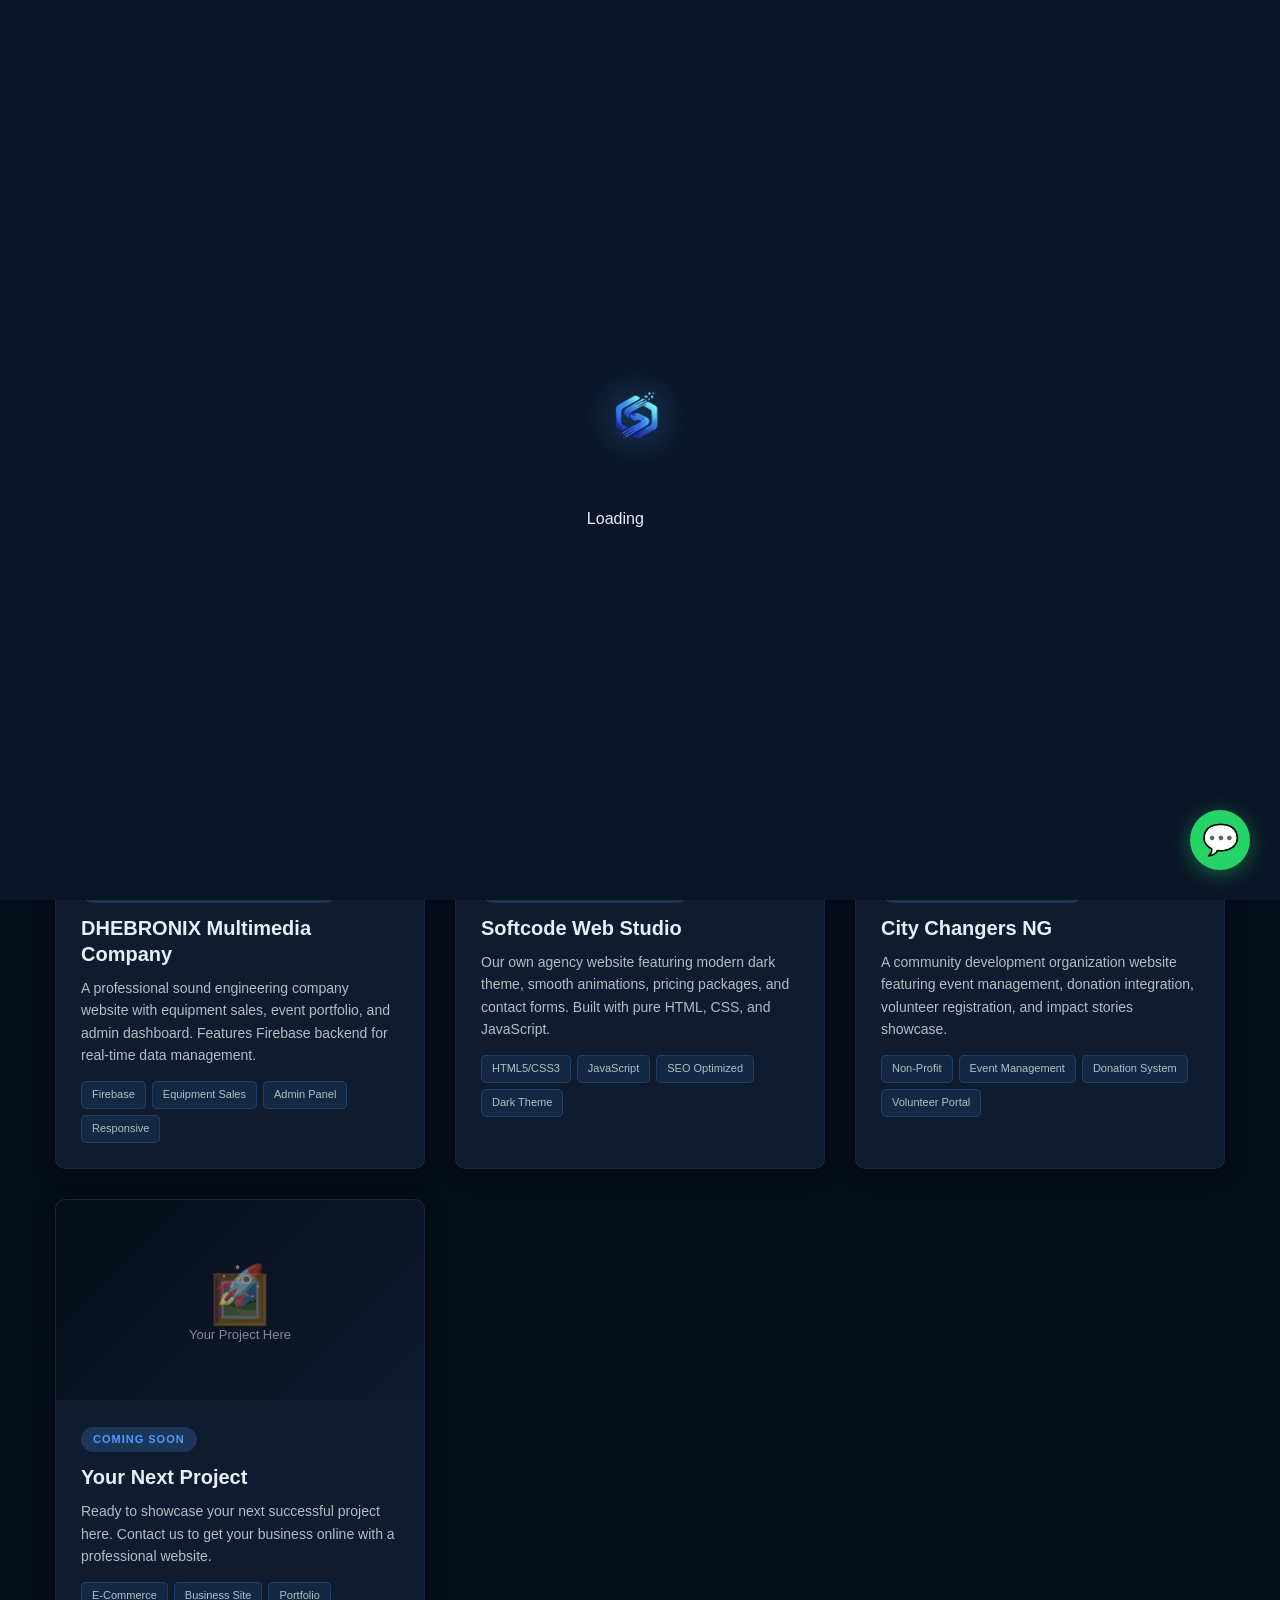
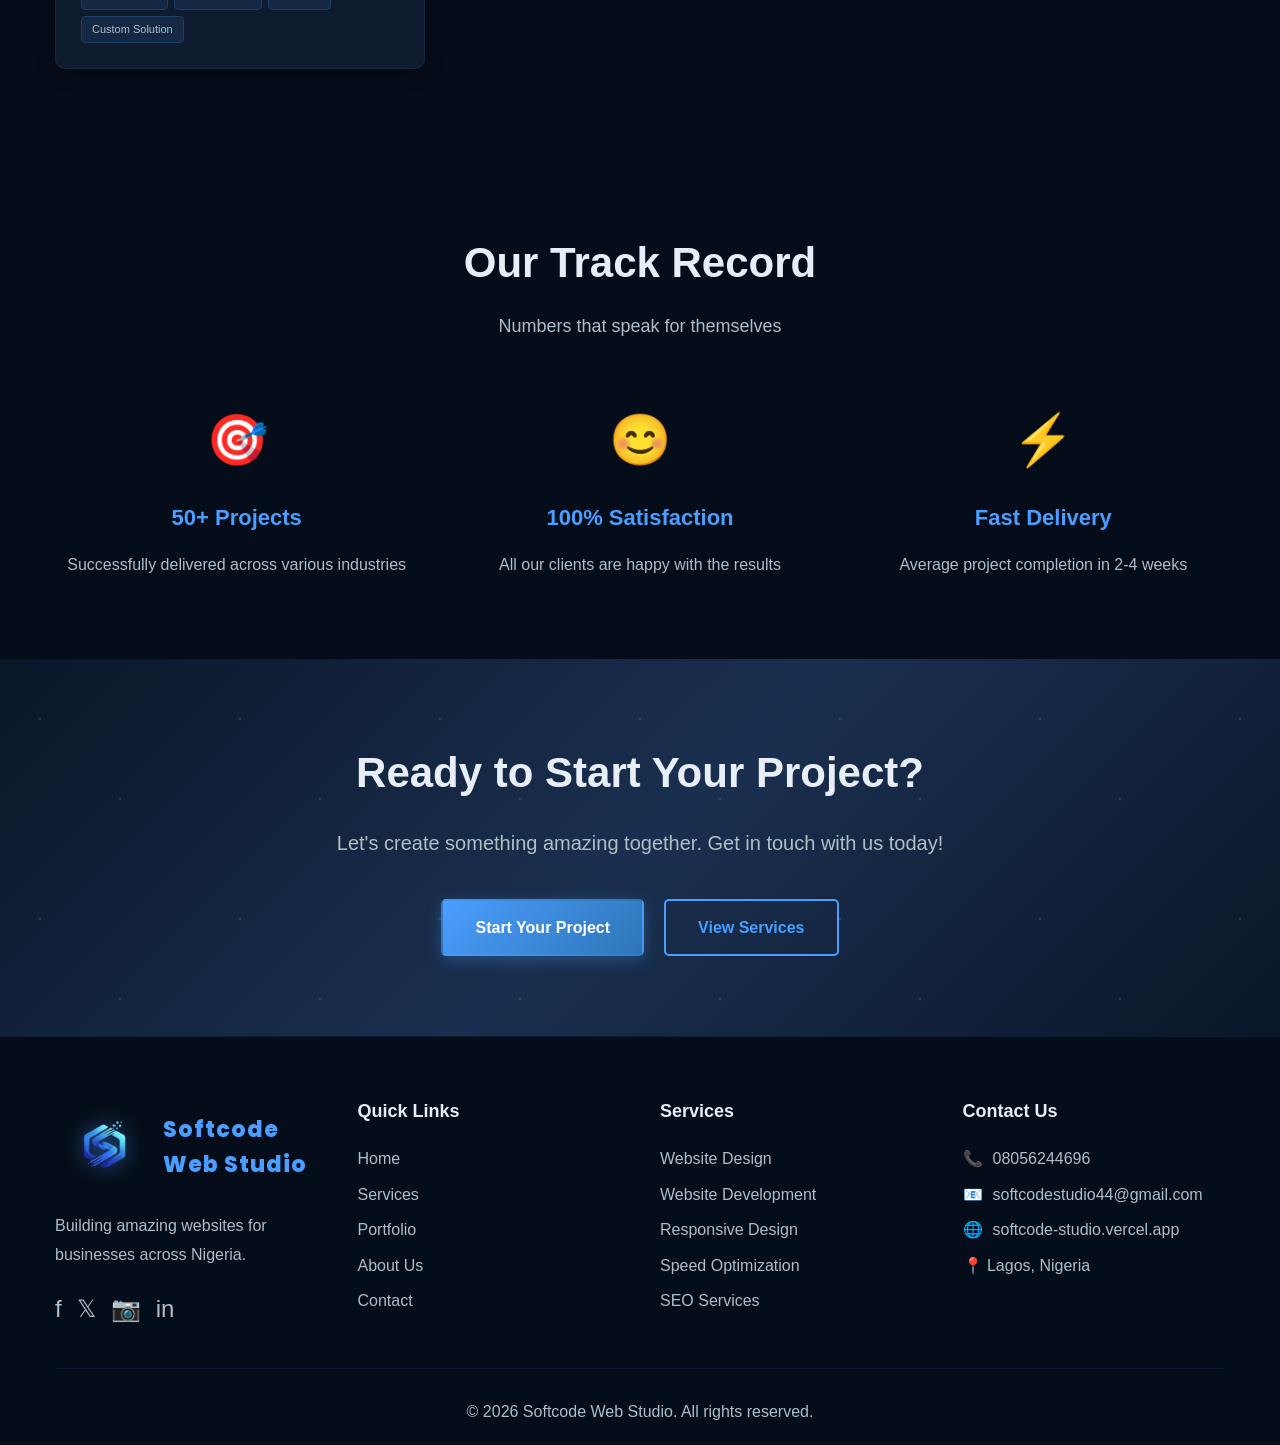
<file: portfolio.html>
<!DOCTYPE html>
<html lang="en">
<head>
    <meta charset="UTF-8">
    <meta name="viewport" content="width=device-width, initial-scale=1.0, maximum-scale=1.0, user-scalable=no">
    <meta name="description" content="Our Portfolio - View our latest website design and development projects.">
    <title>Portfolio | Softcode Web Studio</title>
    <link rel="icon" type="image/png" href="images/logo.png">
    <link rel="canonical" href="https://softcode-studio.vercel.app/portfolio.html">

    <link rel="preconnect" href="https://fonts.googleapis.com">
    <link rel="preconnect" href="https://fonts.gstatic.com" crossorigin>
    <link href="https://fonts.googleapis.com/css2?family=Poppins:wght@400;500;600;700;800&display=swap" rel="stylesheet">

    <link rel="stylesheet" href="css/styles.css">
    
    <!-- Portfolio-specific styles -->
    <style>
        /* Prevent horizontal scroll */
        body {
            overflow-x: hidden;
            width: 100%;
        }

        .container {
            max-width: 1200px;
            margin: 0 auto;
            padding: 0 15px;
            width: 100%;
        }

        /* Mobile-First Portfolio Grid */
        .services-grid {
            display: grid;
            grid-template-columns: 1fr;
            gap: 25px;
            max-width: 1200px;
            margin: 0 auto;
        }

        @media (min-width: 768px) {
            .services-grid {
                grid-template-columns: repeat(auto-fit, minmax(350px, 1fr));
                gap: 30px;
            }
        }

        /* Portfolio Cards with Images */
        .portfolio-card {
            padding: 0;
            overflow: hidden;
            text-align: left;
            background: var(--card-bg);
            border-radius: 10px;
            box-shadow: var(--shadow);
            transition: transform 0.3s, box-shadow 0.3s;
            border: 1px solid rgba(74, 158, 255, 0.1);
            width: 100%;
            max-width: 100%;
        }

        .portfolio-card:hover {
            transform: translateY(-10px);
            box-shadow: 0 8px 30px rgba(74, 158, 255, 0.2);
            border-color: rgba(74, 158, 255, 0.3);
        }

        @media (max-width: 768px) {
            .portfolio-card:hover {
                transform: translateY(-5px);
            }
        }

        .portfolio-image {
            position: relative;
            height: 200px;
            overflow: hidden;
            background: var(--darker-bg);
            display: flex;
            align-items: center;
            justify-content: center;
        }

        @media (max-width: 768px) {
            .portfolio-image {
                height: 180px;
            }
        }

        @media (max-width: 480px) {
            .portfolio-image {
                height: 160px;
            }
        }

        .portfolio-image img {
            width: 100%;
            height: 100%;
            object-fit: cover;
            transition: transform 0.5s ease;
        }

        .portfolio-card:hover .portfolio-image img {
            transform: scale(1.1);
        }

        .portfolio-overlay {
            position: absolute;
            top: 0;
            left: 0;
            right: 0;
            bottom: 0;
            background: rgba(10, 22, 40, 0.9);
            display: flex;
            align-items: center;
            justify-content: center;
            opacity: 0;
            transition: opacity 0.3s ease;
            z-index: 10;
            pointer-events: none;
        }

        .portfolio-card:hover .portfolio-overlay {
            opacity: 1;
            pointer-events: auto;
        }

        /* Always show overlay on mobile for better UX */
        @media (max-width: 768px) {
            .portfolio-overlay {
                opacity: 1;
                background: rgba(10, 22, 40, 0.6);
                pointer-events: auto;
            }
        }

        .portfolio-overlay .btn {
            transform: translateY(20px);
            transition: transform 0.3s ease;
            position: relative;
            z-index: 11;
            padding: 12px 24px;
            font-size: 14px;
        }

        @media (max-width: 768px) {
            .portfolio-overlay .btn {
                transform: translateY(0);
                font-size: 13px;
                padding: 10px 20px;
            }
        }

        .portfolio-card:hover .portfolio-overlay .btn {
            transform: translateY(0);
        }

        .portfolio-content {
            padding: 25px;
        }

        @media (max-width: 768px) {
            .portfolio-content {
                padding: 20px;
            }
        }

        @media (max-width: 480px) {
            .portfolio-content {
                padding: 15px;
            }
        }

        .portfolio-category {
            display: inline-block;
            background: rgba(74, 158, 255, 0.2);
            color: var(--primary-color);
            padding: 4px 12px;
            border-radius: 20px;
            font-size: 11px;
            font-weight: 600;
            text-transform: uppercase;
            letter-spacing: 1px;
            margin-bottom: 12px;
        }

        @media (max-width: 480px) {
            .portfolio-category {
                font-size: 10px;
                padding: 3px 10px;
            }
        }

        .portfolio-content h3 {
            font-size: 20px;
            margin-bottom: 10px;
            color: var(--text-white);
            line-height: 1.3;
        }

        @media (max-width: 768px) {
            .portfolio-content h3 {
                font-size: 18px;
            }
        }

        @media (max-width: 480px) {
            .portfolio-content h3 {
                font-size: 16px;
            }
        }

        .portfolio-content p {
            color: var(--text-gray);
            font-size: 14px;
            line-height: 1.6;
            margin-bottom: 15px;
        }

        @media (max-width: 768px) {
            .portfolio-content p {
                font-size: 13px;
            }
        }

        .portfolio-tags {
            display: flex;
            flex-wrap: wrap;
            gap: 6px;
        }

        .portfolio-tags span {
            background: rgba(74, 158, 255, 0.1);
            padding: 4px 10px;
            border-radius: 5px;
            font-size: 11px;
            color: var(--text-gray);
            border: 1px solid rgba(74, 158, 255, 0.2);
        }

        @media (max-width: 768px) {
            .portfolio-tags span {
                font-size: 10px;
                padding: 3px 8px;
            }
        }

        /* Placeholder styling */
        .portfolio-placeholder {
            width: 100%;
            height: 100%;
            display: flex;
            flex-direction: column;
            align-items: center;
            justify-content: center;
            background: linear-gradient(135deg, var(--darker-bg) 0%, var(--card-bg) 100%);
            color: var(--text-gray);
        }

        .portfolio-placeholder-icon {
            font-size: 40px;
            margin-bottom: 8px;
            opacity: 0.5;
        }

        @media (max-width: 480px) {
            .portfolio-placeholder-icon {
                font-size: 32px;
            }
        }

        .portfolio-placeholder-text {
            font-size: 13px;
            opacity: 0.7;
        }

        @media (max-width: 480px) {
            .portfolio-placeholder-text {
                font-size: 12px;
            }
        }

        /* Section padding mobile */
        @media (max-width: 768px) {
            .services-overview {
                padding: 60px 15px;
            }
        }

        /* WhatsApp Button Mobile */
        .whatsapp-float {
            position: fixed;
            bottom: 20px;
            right: 20px;
            background: #25D366;
            color: white;
            width: 50px;
            height: 50px;
            border-radius: 50%;
            display: flex;
            align-items: center;
            justify-content: center;
            font-size: 24px;
            text-decoration: none;
            box-shadow: 0 4px 20px rgba(37, 211, 102, 0.4);
            z-index: 9999;
            transition: all 0.3s ease;
            animation: pulse-whatsapp 2s infinite;
        }

        .whatsapp-float:hover,
        .whatsapp-float:active {
            transform: scale(1.1) translateY(-3px);
            box-shadow: 0 8px 30px rgba(37, 211, 102, 0.6);
        }

        @keyframes pulse-whatsapp {
            0% {
                box-shadow: 0 4px 20px rgba(37, 211, 102, 0.4);
            }
            50% {
                box-shadow: 0 4px 30px rgba(37, 211, 102, 0.8);
            }
            100% {
                box-shadow: 0 4px 20px rgba(37, 211, 102, 0.4);
            }
        }

        .whatsapp-tooltip {
            position: fixed;
            bottom: 80px;
            right: 20px;
            background: var(--card-bg);
            color: var(--text-white);
            padding: 8px 12px;
            border-radius: 8px;
            font-size: 12px;
            opacity: 0;
            visibility: hidden;
            transition: all 0.3s ease;
            z-index: 9998;
            border: 1px solid rgba(37, 211, 102, 0.3);
            box-shadow: 0 4px 15px rgba(0,0,0,0.3);
        }

        .whatsapp-tooltip::after {
            content: '';
            position: absolute;
            bottom: -6px;
            right: 18px;
            border-left: 6px solid transparent;
            border-right: 6px solid transparent;
            border-top: 6px solid var(--card-bg);
        }

        .whatsapp-float:hover + .whatsapp-tooltip,
        .whatsapp-tooltip:hover {
            opacity: 1;
            visibility: visible;
        }

        @media (min-width: 769px) {
            .whatsapp-float {
                width: 60px;
                height: 60px;
                font-size: 30px;
                bottom: 30px;
                right: 30px;
            }
            
            .whatsapp-tooltip {
                bottom: 100px;
                right: 30px;
                font-size: 14px;
                padding: 10px 15px;
            }
            
            .whatsapp-tooltip::after {
                right: 20px;
                bottom: -8px;
                border-left: 8px solid transparent;
                border-right: 8px solid transparent;
                border-top: 8px solid var(--card-bg);
            }
        }
    </style>
</head>
<body>
    <!-- Preloader -->
    <div id="preloader">
        <div class="preloader-content">
            <div class="preloader-logo">
                <img src="images/logo.png" alt="Softcode Web Studio">
            </div>
            <div class="preloader-text">
                <span class="loading-text">Loading</span>
                <span class="loading-dots">
                    <span></span>
                    <span></span>
                    <span></span>
                </span>
            </div>
            <div class="progress-bar">
                <div class="progress-fill"></div>
            </div>
        </div>
    </div>

    <!-- Navigation Bar -->
    <nav class="navbar">
        <div class="nav-container">
            <div class="logo">
                <img src="images/logo.png" alt="Softcode Web Studio Logo">
                <div class="logo-text">
                    <div class="logo-main">Softcode</div>
                    <div class="logo-sub">WEB STUDIO</div>
                </div>
            </div>
            <ul class="nav-menu">
                <li><a href="index.html">Home</a></li>
                <li><a href="services.html">Services</a></li>
                <li><a href="portfolio.html" class="active">Portfolio</a></li>
                <li><a href="about.html">About</a></li>
                <li><a href="contact.html" class="nav-cta">Contact Us</a></li>
            </ul>
            <div class="hamburger">
                <span></span>
                <span></span>
                <span></span>
            </div>
        </div>
    </nav>

    <!-- Portfolio Hero -->
    <section class="hero">
        <div class="hero-content">
            <h1 class="hero-title">Our Portfolio</h1>
            <p class="hero-subtitle">Explore our recent projects and success stories</p>
            <p class="hero-description">See how we've helped businesses establish their online presence with beautiful, functional websites.</p>
        </div>
    </section>

    <!-- Portfolio Grid -->
    <section class="services-overview">
        <div class="container">
            <div class="services-grid">
                
                <!-- Project 1: DHEBRONIX Multimedia -->
                <div class="portfolio-card">
                    <div class="portfolio-image">
                        <img src="images/portfolio/dhebronix.jpg" alt="DHEBRONIX Multimedia Website">
                        <div class="portfolio-overlay">
                            <a href="https://dhebronixmc.top" target="_blank" rel="noopener noreferrer" class="btn btn-primary">View Live Site</a>
                        </div>
                    </div>
                    <div class="portfolio-content">
                        <span class="portfolio-category">Sound Engineering & Multimedia</span>
                        <h3>DHEBRONIX Multimedia Company</h3>
                        <p>A professional sound engineering company website with equipment sales, event portfolio, and admin dashboard. Features Firebase backend for real-time data management.</p>
                        <div class="portfolio-tags">
                            <span>Firebase</span>
                            <span>Equipment Sales</span>
                            <span>Admin Panel</span>
                            <span>Responsive</span>
                        </div>
                    </div>
                </div>

                <!-- Project 2: Softcode Studio -->
                <div class="portfolio-card">
                    <div class="portfolio-image">
                        <img src="images/portfolio/softcode.jpg" alt="Softcode Web Studio Website">
                        <div class="portfolio-overlay">
                            <a href="https://softcode-studio.vercel.app" target="_blank" rel="noopener noreferrer" class="btn btn-primary">View Live Site</a>
                        </div>
                    </div>
                    <div class="portfolio-content">
                        <span class="portfolio-category">Web Development Agency</span>
                        <h3>Softcode Web Studio</h3>
                        <p>Our own agency website featuring modern dark theme, smooth animations, pricing packages, and contact forms. Built with pure HTML, CSS, and JavaScript.</p>
                        <div class="portfolio-tags">
                            <span>HTML5/CSS3</span>
                            <span>JavaScript</span>
                            <span>SEO Optimized</span>
                            <span>Dark Theme</span>
                        </div>
                    </div>
                </div>

                <!-- Project 3: City Changers NG -->
                <div class="portfolio-card">
                    <div class="portfolio-image">
                        <img src="images/portfolio/citychangers.jpg" alt="City Changers NG Website">
                        <div class="portfolio-overlay">
                            <a href="https://www.citychangersng.org/" target="_blank" rel="noopener noreferrer" class="btn btn-primary">View Live Site</a>
                        </div>
                    </div>
                    <div class="portfolio-content">
                        <span class="portfolio-category">Non-Profit Organization</span>
                        <h3>City Changers NG</h3>
                        <p>A community development organization website featuring event management, donation integration, volunteer registration, and impact stories showcase.</p>
                        <div class="portfolio-tags">
                            <span>Non-Profit</span>
                            <span>Event Management</span>
                            <span>Donation System</span>
                            <span>Volunteer Portal</span>
                        </div>
                    </div>
                </div>
 <!-- Project 3: Coming Soon -->
                <div class="portfolio-card">
                    <div class="portfolio-image">
                        <div class="portfolio-placeholder">
                            <div class="portfolio-placeholder-icon">🚀</div>
                            <div class="portfolio-placeholder-text">Your Project Here</div>
                        </div>
                        <div class="portfolio-overlay">
                            <a href="contact.html" class="btn btn-primary">Start Your Project</a>
                        </div>
                    </div>
                    <div class="portfolio-content">
                        <span class="portfolio-category">Coming Soon</span>
                        <h3>Your Next Project</h3>
                        <p>Ready to showcase your next successful project here. Contact us to get your business online with a professional website.</p>
                        <div class="portfolio-tags">
                            <span>E-Commerce</span>
                            <span>Business Site</span>
                            <span>Portfolio</span>
                            <span>Custom Solution</span>
                        </div>
                    </div>
                </div>

            </div>
        </div>
    </section>

    <!-- Stats Section -->
    <section class="why-choose-us">
        <div class="container">
            <div class="section-header">
                <h2>Our Track Record</h2>
                <p>Numbers that speak for themselves</p>
            </div>
            <div class="features-grid">
                <div class="feature-item">
                    <div class="feature-icon">🎯</div>
                    <h3>50+ Projects</h3>
                    <p>Successfully delivered across various industries</p>
                </div>
                <div class="feature-item">
                    <div class="feature-icon">😊</div>
                    <h3>100% Satisfaction</h3>
                    <p>All our clients are happy with the results</p>
                </div>
                <div class="feature-item">
                    <div class="feature-icon">⚡</div>
                    <h3>Fast Delivery</h3>
                    <p>Average project completion in 2-4 weeks</p>
                </div>
            </div>
        </div>
    </section>

    <!-- CTA Section -->
    <section class="cta">
        <div class="container">
            <h2>Ready to Start Your Project?</h2>
            <p>Let's create something amazing together. Get in touch with us today!</p>
            <div class="cta-buttons">
                <a href="contact.html" class="btn btn-primary">Start Your Project</a>
                <a href="services.html" class="btn btn-secondary">View Services</a>
            </div>
        </div>
    </section>

    <!-- Footer -->
    <footer class="footer">
        <div class="container">
            <div class="footer-content">
                <div class="footer-section">
                    <div class="footer-logo">
                        <img src="images/logo.png" alt="Softcode Web Studio">
                        <span>Softcode Web Studio</span>
                    </div>
                    <p>Building amazing websites for businesses across Nigeria.</p>
                    <div class="social-links">
                        <a href="#" aria-label="Facebook">f</a>
                        <a href="#" aria-label="Twitter">𝕏</a>
                        <a href="#" aria-label="Instagram">📷</a>
                        <a href="#" aria-label="LinkedIn">in</a>
                    </div>
                </div>
                <div class="footer-section">
                    <h4>Quick Links</h4>
                    <ul>
                        <li><a href="index.html">Home</a></li>
                        <li><a href="services.html">Services</a></li>
                        <li><a href="portfolio.html">Portfolio</a></li>
                        <li><a href="about.html">About Us</a></li>
                        <li><a href="contact.html">Contact</a></li>
                    </ul>
                </div>
                <div class="footer-section">
                    <h4>Services</h4>
                    <ul>
                        <li><a href="services.html">Website Design</a></li>
                        <li><a href="services.html">Website Development</a></li>
                        <li><a href="services.html">Responsive Design</a></li>
                        <li><a href="services.html">Speed Optimization</a></li>
                        <li><a href="services.html">SEO Services</a></li>
                    </ul>
                </div>
                <div class="footer-section">
                    <h4>Contact Us</h4>
                    <ul class="contact-info">
                        <li>📞 <a href="tel:08056244696">08056244696</a></li>
                        <li>📧 <a href="mailto:softcodestudio44@gmail.com">softcodestudio44@gmail.com</a></li>
                        <li>🌐 <a href="https://softcode-studio.vercel.app/">softcode-studio.vercel.app</a></li>
                        <li>📍 Lagos, Nigeria</li>
                    </ul>
                </div>
            </div>
            <div class="footer-bottom">
                <p>&copy; 2026 Softcode Web Studio. All rights reserved.</p>
            </div>
        </div>
    </footer>

    <!-- WhatsApp Floating Button -->
    <a href="https://wa.me/2348056244696?text=Hi%20Softcode%20Web%20Studio,%20I'm%20interested%20in%20getting%20a%20website%20for%20my%20business." 
       class="whatsapp-float" 
       target="_blank" 
       rel="noopener noreferrer"
       aria-label="Chat on WhatsApp">
        💬
    </a>
    <div class="whatsapp-tooltip">Chat with us on WhatsApp</div>

    <script src="js/script.js"></script>
</body>
</html>
</file>
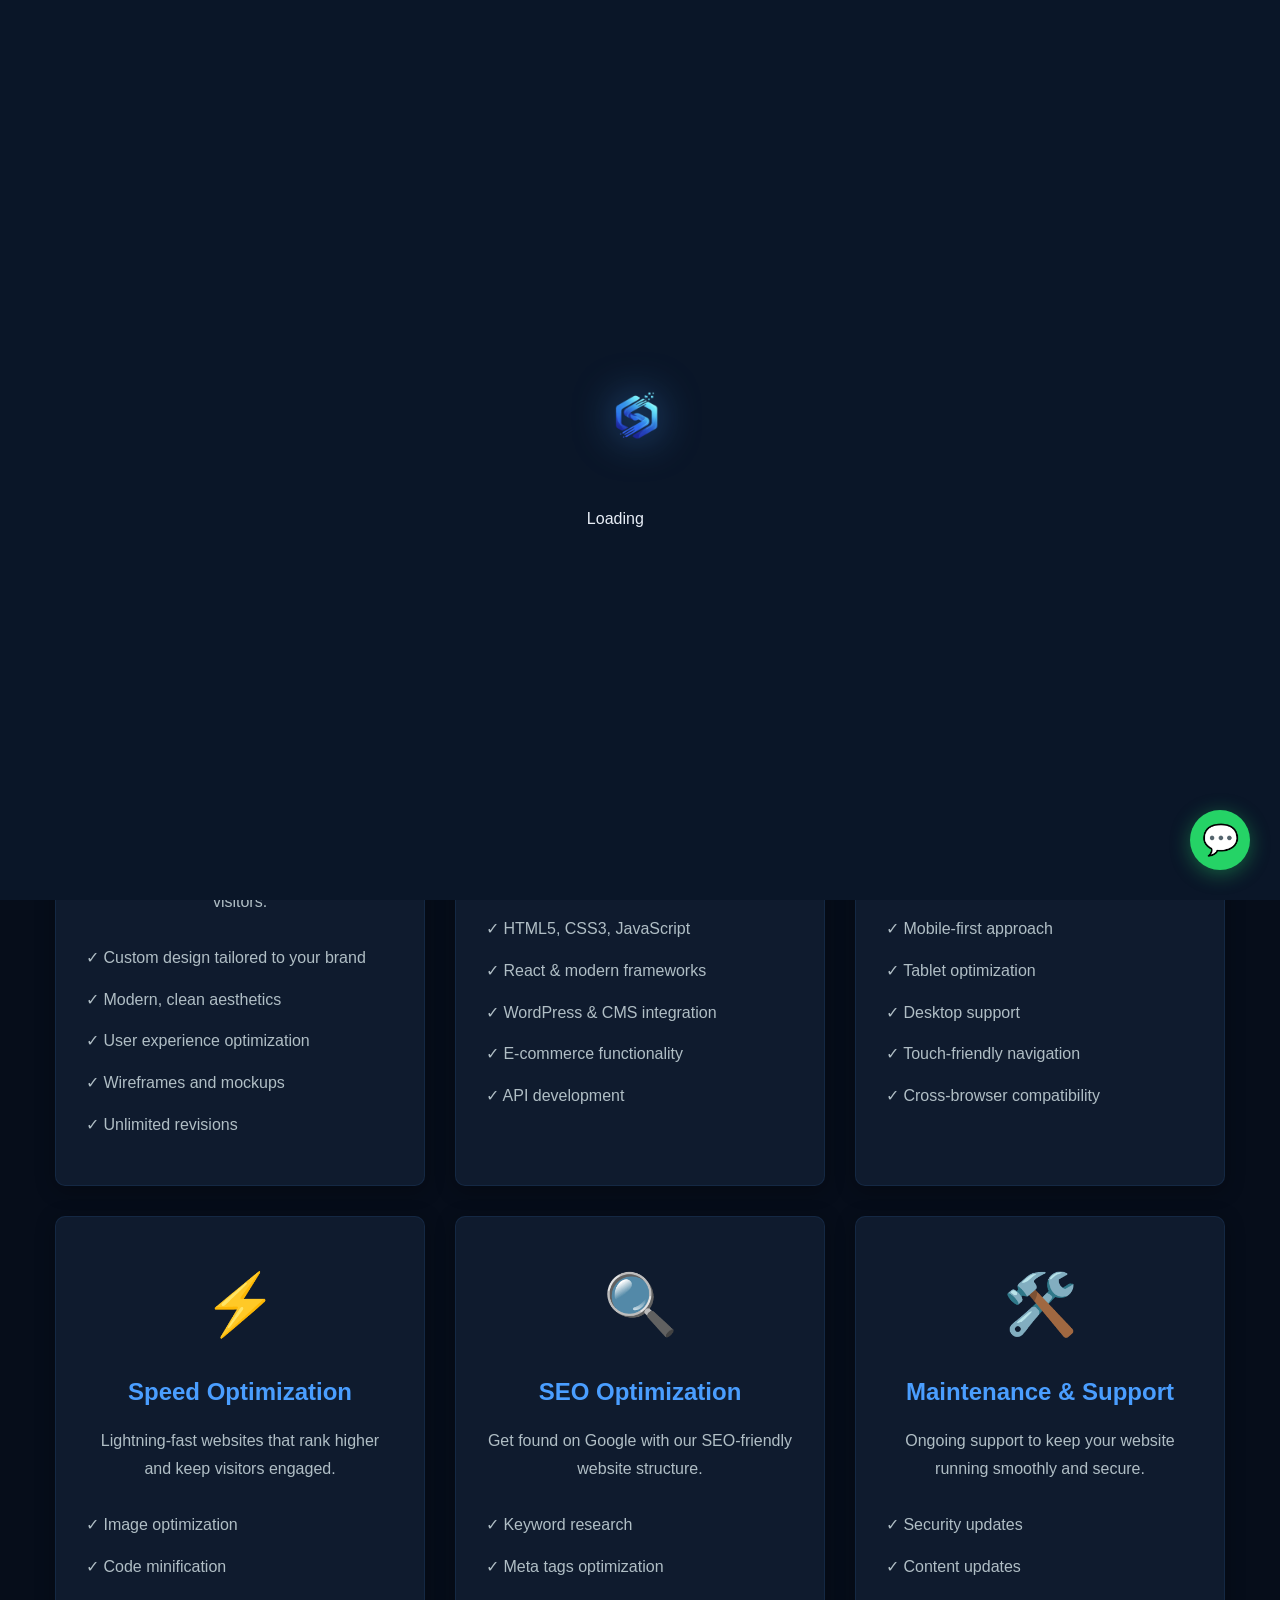
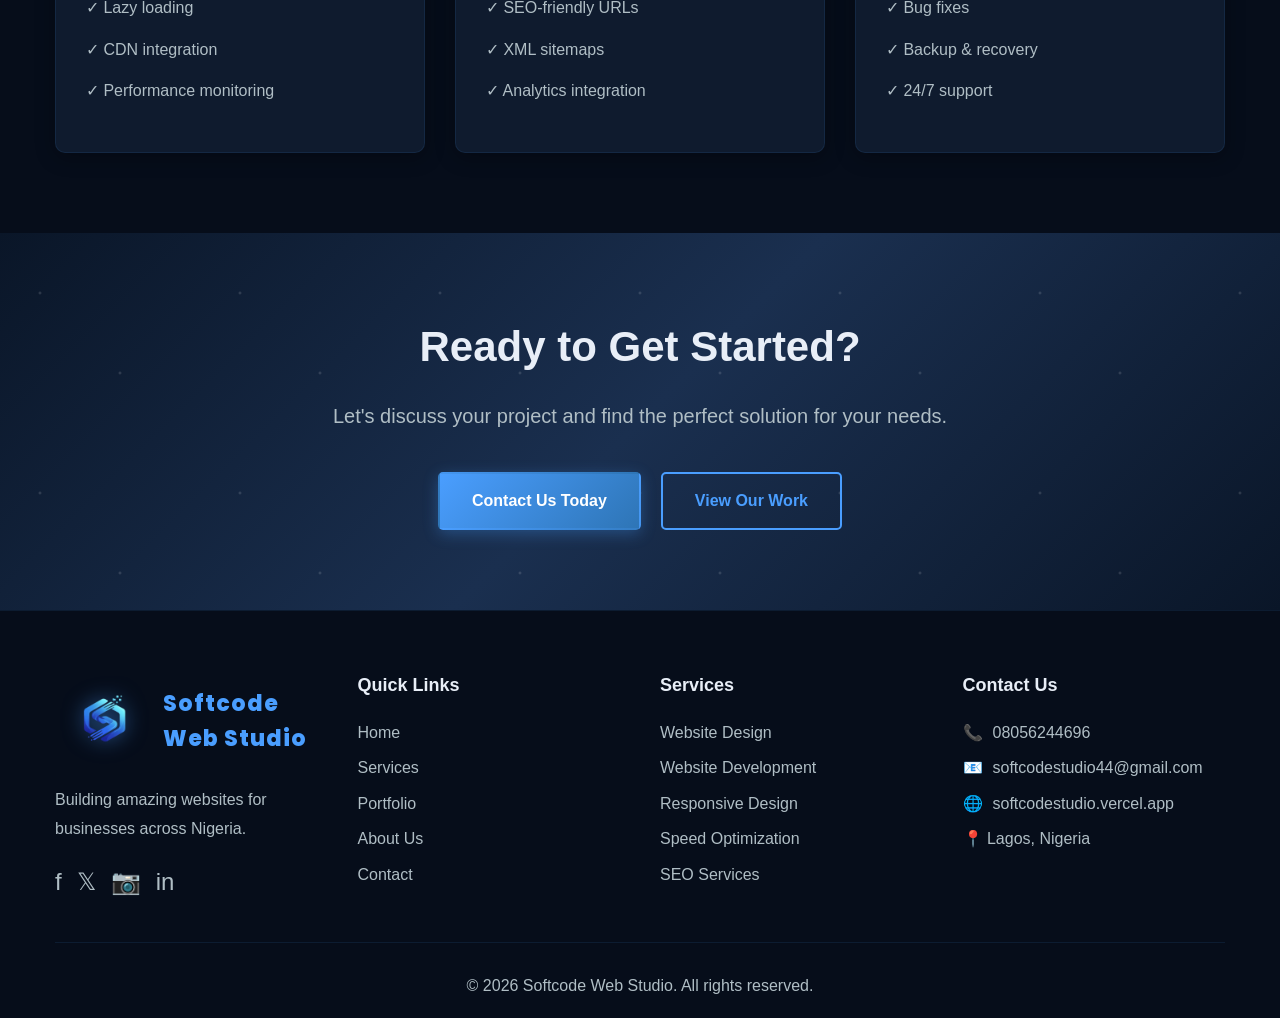
<file: services.html>
<!DOCTYPE html>
<html lang="en">
<head>
    <meta charset="UTF-8">
    <meta name="viewport" content="width=device-width, initial-scale=1.0">
    <meta name="description" content="Our Services - Professional website development, design, SEO, and maintenance services.">
    <title>Our Services | Softcode Web Studio</title>
    <link rel="icon" type="image/png" href="images/logo.png">
    <link rel="canonical" href="https://softcodestudio.vercel.app/services.html">

    <link rel="preconnect" href="https://fonts.googleapis.com">
    <link rel="preconnect" href="https://fonts.gstatic.com" crossorigin>
    <link href="https://fonts.googleapis.com/css2?family=Poppins:wght@400;500;600;700;800&display=swap" rel="stylesheet">

    <link rel="stylesheet" href="css/styles.css">
</head>
<body>
    <!-- Navigation Bar -->
    <nav class="navbar">
        <div class="nav-container">
            <div class="logo">
                <img src="images/logo.png" alt="Softcode Web Studio Logo">
                <div class="logo-text">
                    <div class="logo-main">Softcode</div>
                    <div class="logo-sub">WEB STUDIO</div>
                </div>
            </div>
            <ul class="nav-menu">
                <li><a href="index.html">Home</a></li>
                <li><a href="services.html" class="active">Services</a></li>
                <li><a href="portfolio.html">Portfolio</a></li>
                <li><a href="about.html">About</a></li>
                <li><a href="contact.html" class="nav-cta">Contact Us</a></li>
            </ul>
            <div class="hamburger">
                <span></span>
                <span></span>
                <span></span>
            </div>
        </div>
    </nav>

    <!-- Services Hero -->
    <section class="hero">
        <div class="hero-content">
            <h1 class="hero-title">Our Services</h1>
            <p class="hero-subtitle">Comprehensive web development solutions to bring your vision to life</p>
            <p class="hero-description">From design to deployment, we've got you covered with professional services.</p>
        </div>
    </section>

    <!-- Services Overview -->
    <section class="services-overview">
        <div class="container">
            <div class="services-grid">
                <div class="service-card">
                    <div class="service-icon">🎨</div>
                    <h3>Website Design</h3>
                    <p>Beautiful, modern designs that capture your brand identity and engage your visitors.</p>
                    <ul style="list-style: none; padding: 0; margin-top: 20px; text-align: left;">
                        <li style="padding: 8px 0; color: var(--text-gray);">✓ Custom design tailored to your brand</li>
                        <li style="padding: 8px 0; color: var(--text-gray);">✓ Modern, clean aesthetics</li>
                        <li style="padding: 8px 0; color: var(--text-gray);">✓ User experience optimization</li>
                        <li style="padding: 8px 0; color: var(--text-gray);">✓ Wireframes and mockups</li>
                        <li style="padding: 8px 0; color: var(--text-gray);">✓ Unlimited revisions</li>
                    </ul>
                </div>

                <div class="service-card">
                    <div class="service-icon">💻</div>
                    <h3>Website Development</h3>
                    <p>Fast, secure, and scalable websites using the latest web technologies.</p>
                    <ul style="list-style: none; padding: 0; margin-top: 20px; text-align: left;">
                        <li style="padding: 8px 0; color: var(--text-gray);">✓ HTML5, CSS3, JavaScript</li>
                        <li style="padding: 8px 0; color: var(--text-gray);">✓ React & modern frameworks</li>
                        <li style="padding: 8px 0; color: var(--text-gray);">✓ WordPress & CMS integration</li>
                        <li style="padding: 8px 0; color: var(--text-gray);">✓ E-commerce functionality</li>
                        <li style="padding: 8px 0; color: var(--text-gray);">✓ API development</li>
                    </ul>
                </div>

                <div class="service-card">
                    <div class="service-icon">📱</div>
                    <h3>Responsive Design</h3>
                    <p>Your website will look perfect on every device - smartphones to large screens.</p>
                    <ul style="list-style: none; padding: 0; margin-top: 20px; text-align: left;">
                        <li style="padding: 8px 0; color: var(--text-gray);">✓ Mobile-first approach</li>
                        <li style="padding: 8px 0; color: var(--text-gray);">✓ Tablet optimization</li>
                        <li style="padding: 8px 0; color: var(--text-gray);">✓ Desktop support</li>
                        <li style="padding: 8px 0; color: var(--text-gray);">✓ Touch-friendly navigation</li>
                        <li style="padding: 8px 0; color: var(--text-gray);">✓ Cross-browser compatibility</li>
                    </ul>
                </div>

                <div class="service-card">
                    <div class="service-icon">⚡</div>
                    <h3>Speed Optimization</h3>
                    <p>Lightning-fast websites that rank higher and keep visitors engaged.</p>
                    <ul style="list-style: none; padding: 0; margin-top: 20px; text-align: left;">
                        <li style="padding: 8px 0; color: var(--text-gray);">✓ Image optimization</li>
                        <li style="padding: 8px 0; color: var(--text-gray);">✓ Code minification</li>
                        <li style="padding: 8px 0; color: var(--text-gray);">✓ Lazy loading</li>
                        <li style="padding: 8px 0; color: var(--text-gray);">✓ CDN integration</li>
                        <li style="padding: 8px 0; color: var(--text-gray);">✓ Performance monitoring</li>
                    </ul>
                </div>

                <div class="service-card">
                    <div class="service-icon">🔍</div>
                    <h3>SEO Optimization</h3>
                    <p>Get found on Google with our SEO-friendly website structure.</p>
                    <ul style="list-style: none; padding: 0; margin-top: 20px; text-align: left;">
                        <li style="padding: 8px 0; color: var(--text-gray);">✓ Keyword research</li>
                        <li style="padding: 8px 0; color: var(--text-gray);">✓ Meta tags optimization</li>
                        <li style="padding: 8px 0; color: var(--text-gray);">✓ SEO-friendly URLs</li>
                        <li style="padding: 8px 0; color: var(--text-gray);">✓ XML sitemaps</li>
                        <li style="padding: 8px 0; color: var(--text-gray);">✓ Analytics integration</li>
                    </ul>
                </div>

                <div class="service-card">
                    <div class="service-icon">🛠️</div>
                    <h3>Maintenance & Support</h3>
                    <p>Ongoing support to keep your website running smoothly and secure.</p>
                    <ul style="list-style: none; padding: 0; margin-top: 20px; text-align: left;">
                        <li style="padding: 8px 0; color: var(--text-gray);">✓ Security updates</li>
                        <li style="padding: 8px 0; color: var(--text-gray);">✓ Content updates</li>
                        <li style="padding: 8px 0; color: var(--text-gray);">✓ Bug fixes</li>
                        <li style="padding: 8px 0; color: var(--text-gray);">✓ Backup & recovery</li>
                        <li style="padding: 8px 0; color: var(--text-gray);">✓ 24/7 support</li>
                    </ul>
                </div>
            </div>
        </div>
    </section>

    <!-- CTA Section -->
    <section class="cta">
        <div class="container">
            <h2>Ready to Get Started?</h2>
            <p>Let's discuss your project and find the perfect solution for your needs.</p>
            <div class="cta-buttons">
                <a href="contact.html" class="btn btn-primary">Contact Us Today</a>
                <a href="portfolio.html" class="btn btn-secondary">View Our Work</a>
            </div>
        </div>
    </section>

    <!-- Footer -->
    <footer class="footer">
        <div class="container">
            <div class="footer-content">
                <div class="footer-section">
                    <div class="footer-logo">
                        <img src="images/logo.png" alt="Softcode Web Studio">
                        <span>Softcode Web Studio</span>
                    </div>
                    <p>Building amazing websites for businesses across Nigeria.</p>
                    <div class="social-links">
                        <a href="#" aria-label="Facebook">f</a>
                        <a href="#" aria-label="Twitter">𝕏</a>
                        <a href="#" aria-label="Instagram">📷</a>
                        <a href="#" aria-label="LinkedIn">in</a>
                    </div>
                </div>
                <div class="footer-section">
                    <h4>Quick Links</h4>
                    <ul>
                        <li><a href="index.html">Home</a></li>
                        <li><a href="services.html">Services</a></li>
                        <li><a href="portfolio.html">Portfolio</a></li>
                        <li><a href="about.html">About Us</a></li>
                        <li><a href="contact.html">Contact</a></li>
                    </ul>
                </div>
                <div class="footer-section">
                    <h4>Services</h4>
                    <ul>
                        <li><a href="services.html">Website Design</a></li>
                        <li><a href="services.html">Website Development</a></li>
                        <li><a href="services.html">Responsive Design</a></li>
                        <li><a href="services.html">Speed Optimization</a></li>
                        <li><a href="services.html">SEO Services</a></li>
                    </ul>
                </div>
                <div class="footer-section">
                    <h4>Contact Us</h4>
                    <ul class="contact-info">
                        <li>📞 <a href="tel:08056244696">08056244696</a></li>
                        <li>📧 <a href="mailto:softcodestudio44@gmail.com">softcodestudio44@gmail.com</a></li>
                        <li>🌐 <a href="https://softcodestudio.vercel.app/">softcodestudio.vercel.app</a></li>
                        <li>📍 Lagos, Nigeria</li>
                    </ul>
                </div>
            </div>
            <div class="footer-bottom">
                <p>&copy; 2026 Softcode Web Studio. All rights reserved.</p>
            </div>
        </div>
    </footer>

    <!-- Preloader -->
    <div id="preloader">
        <div class="preloader-content">
            <div class="preloader-logo">
                <img src="images/logo.png" alt="Softcode Web Studio">
            </div>
            <div class="preloader-text">
                <span class="loading-text">Loading</span>
                <span class="loading-dots">
                    <span></span>
                    <span></span>
                    <span></span>
                </span>
            </div>
            <div class="progress-bar">
                <div class="progress-fill"></div>
            </div>
        </div>
    </div>

    <!-- WhatsApp Floating Button -->
    <a href="https://wa.me/2348056244696?text=Hi%20Softcode%20Web%20Studio,%20I'm%20interested%20in%20getting%20a%20website%20for%20my%20business." 
       class="whatsapp-float" 
       target="_blank" 
       rel="noopener noreferrer"
       aria-label="Chat on WhatsApp">
        💬
    </a>
    <div class="whatsapp-tooltip">Chat with us on WhatsApp</div>

    <script src="js/script.js"></script>
</body>
</html>
</file>
<file: css/styles.css>
/* ===== RESET & BASE STYLES ===== */
* {
    margin: 0;
    padding: 0;
    box-sizing: border-box;
}

:root {
    --primary-color: #4A9EFF;
    --secondary-color: #2E75B6;
    --accent-color: #64B5F6;
    --dark-bg: #0A1628;
    --darker-bg: #060D1A;
    --card-bg: #0F1B2E;
    --text-white: #E8EEF7;
    --text-gray: #B0BEC5;
    --shadow: 0 4px 20px rgba(0,0,0,0.3);
    --shadow-lg: 0 8px 30px rgba(0,0,0,0.4);
}

body {
    font-family: 'Segoe UI', Tahoma, Geneva, Verdana, sans-serif;
    line-height: 1.6;
    color: var(--text-white);
    background: var(--dark-bg);
    overflow-x: hidden;
    scroll-behavior: smooth;  /* Smooth scrolling */
}

/* Add subtle animations to all interactive elements */
a, button, .btn {
    transition: all 0.3s ease;
}

/* Smooth transitions for all cards */
.service-card, .pricing-card, .feature-item {
    transition: all 0.3s cubic-bezier(0.4, 0, 0.2, 1);
}

.container {
    max-width: 1200px;
    margin: 0 auto;
    padding: 0 20px;
}

/* ===== NAVIGATION BAR ===== */
.navbar {
    background: rgba(10, 22, 40, 0.95);
    backdrop-filter: blur(10px);
    box-shadow: 0 2px 20px rgba(0,0,0,0.5);
    position: sticky;
    top: 0;
    z-index: 1000;
    padding: 15px 0;
    border-bottom: 1px solid rgba(74, 158, 255, 0.1);
}

.nav-container {
    max-width: 1200px;
    margin: 0 auto;
    padding: 0 20px;
    display: flex;
    justify-content: space-between;
    align-items: center;
}

/* UPDATED LOGO STYLING */
.logo {
    display: flex;
    align-items: center;
    gap: 8px;  /* Reduced space between logo and text */
}

.logo img {
    height: 100px;
    width: 100px;
    filter: drop-shadow(0 0 10px rgba(74, 158, 255, 0.5));
    transition: transform 0.3s ease;
}

.logo img:hover {
    transform: rotate(5deg) scale(1.05);
}

.logo-text {
    display: flex;
    flex-direction: column;
    line-height: 1;
}

.logo-main {
    font-family: 'Orbitron', 'Rajdhani', 'Exo 2', 'Poppins', sans-serif;  /* Tech/modern font */
    font-size: 26px;  /* Bigger than WEB STUDIO */
    font-weight: 800;
    color: var(--primary-color);
    letter-spacing: 1px;
}

.logo-sub {
    font-family: 'Poppins', sans-serif;
    font-size: 10px;  /* Much smaller than Softcode */
    font-weight: 400;
    color: #8AB4F8;
    letter-spacing: 3px;
    margin-top: 2px;
}

.nav-menu {
    display: flex;
    list-style: none;
    gap: 30px;
    align-items: center;
}

.nav-menu a {
    text-decoration: none;
    color: var(--text-gray);
    font-weight: 500;
    transition: color 0.3s;
    padding: 8px 0;
}

.nav-menu a:hover,
.nav-menu a.active {
    color: var(--primary-color);
}

.nav-cta {
    background: linear-gradient(135deg, #4A9EFF 0%, #2E75B6 100%);
    color: white !important;
    padding: 10px 25px !important;
    border-radius: 5px;
    transition: all 0.3s;
    box-shadow: 0 4px 15px rgba(74, 158, 255, 0.3);
}

.nav-cta:hover {
    transform: translateY(-2px);
    box-shadow: 0 6px 20px rgba(74, 158, 255, 0.4);
}

/* Hamburger Menu (Mobile) */
.hamburger {
    display: none;
    flex-direction: column;
    cursor: pointer;
    gap: 5px;
}

.hamburger span {
    width: 25px;
    height: 3px;
    background: var(--primary-color);
    transition: 0.3s;
}

/* ===== HERO SECTION ===== */
.hero {
    background: linear-gradient(135deg, #0A1628 0%, #1a2f4f 50%, #0A1628 100%);
    color: var(--text-white);
    padding: 120px 20px 80px;
    text-align: center;
    position: relative;
    overflow: hidden;
}

.hero::before {
    content: '';
    position: absolute;
    top: 0;
    left: 0;
    right: 0;
    bottom: 0;
    background: 
        radial-gradient(2px 2px at 20% 30%, white, transparent),
        radial-gradient(2px 2px at 60% 70%, white, transparent),
        radial-gradient(1px 1px at 50% 50%, white, transparent);
    background-size: 200px 200px;
    animation: stars 20s linear infinite;
    opacity: 0.3;
}

@keyframes stars {
    from { transform: translateY(0); }
    to { transform: translateY(-200px); }
}

.hero-content {
    max-width: 900px;
    margin: 0 auto;
    position: relative;
    z-index: 1;
}

.hero-title {
    font-size: 56px;
    margin-bottom: 20px;
    font-weight: 700;
    line-height: 1.2;
    background: linear-gradient(135deg, #ffffff 0%, #4A9EFF 100%);
    -webkit-background-clip: text;
    -webkit-text-fill-color: transparent;
    background-clip: text;
}

.hero-subtitle {
    font-size: 24px;
    margin-bottom: 15px;
    color: var(--text-gray);
}

.hero-description {
    font-size: 18px;
    margin-bottom: 40px;
    color: var(--text-gray);
    max-width: 700px;
    margin-left: auto;
    margin-right: auto;
}

.hero-buttons {
    display: flex;
    gap: 20px;
    justify-content: center;
    margin-bottom: 60px;
}

.hero-stats {
    display: flex;
    justify-content: center;
    gap: 60px;
    margin-top: 60px;
}

.stat h3 {
    font-size: 42px;
    margin-bottom: 5px;
    color: var(--primary-color);
}

.stat p {
    font-size: 16px;
    color: var(--text-gray);
}

/* ===== BUTTONS ===== */
.btn {
    display: inline-block;
    padding: 14px 32px;
    text-decoration: none;
    border-radius: 5px;
    font-weight: 600;
    transition: all 0.3s;
    border: 2px solid transparent;
}

.btn-primary {
    background: linear-gradient(135deg, #4A9EFF 0%, #2E75B6 100%);
    color: white;
    box-shadow: 0 4px 15px rgba(74, 158, 255, 0.3);
}

.btn-primary:hover {
    transform: translateY(-2px);
    box-shadow: 0 6px 20px rgba(74, 158, 255, 0.4);
}

.btn-secondary {
    background: transparent;
    color: var(--primary-color);
    border-color: var(--primary-color);
}

.btn-secondary:hover {
    background: rgba(74, 158, 255, 0.1);
}

.btn-outline {
    background: transparent;
    color: var(--primary-color);
    border-color: var(--primary-color);
}

.btn-outline:hover {
    background: linear-gradient(135deg, #4A9EFF 0%, #2E75B6 100%);
    color: white;
}

/* ===== SECTION HEADERS ===== */
.section-header {
    text-align: center;
    margin-bottom: 60px;
}

.section-header h2 {
    font-size: 42px;
    color: var(--text-white);
    margin-bottom: 15px;
}

.section-header p {
    font-size: 18px;
    color: var(--text-gray);
}

/* ===== SERVICES OVERVIEW ===== */
.services-overview {
    padding: 80px 20px;
    background: var(--darker-bg);
}

.services-grid {
    display: grid;
    grid-template-columns: repeat(auto-fit, minmax(300px, 1fr));
    gap: 30px;
}

.service-card {
    background: var(--card-bg);
    padding: 40px 30px;
    border-radius: 10px;
    box-shadow: var(--shadow);
    text-align: center;
    transition: transform 0.3s, box-shadow 0.3s;
    border: 1px solid rgba(74, 158, 255, 0.1);
}

.service-card:hover {
    transform: translateY(-10px);
    box-shadow: 0 8px 30px rgba(74, 158, 255, 0.2);
    border-color: rgba(74, 158, 255, 0.3);
}

.service-icon {
    font-size: 60px;
    margin-bottom: 20px;
}

.service-card h3 {
    font-size: 24px;
    margin-bottom: 15px;
    color: var(--primary-color);
}

.service-card p {
    color: var(--text-gray);
    line-height: 1.8;
}

/* ===== PRICING SECTION ===== */
.pricing {
    padding: 80px 20px;
    background: var(--dark-bg);
}

.pricing-grid {
    display: grid;
    grid-template-columns: repeat(auto-fit, minmax(280px, 1fr));
    gap: 30px;
    max-width: 1300px;
    margin: 0 auto;
}

.pricing-card {
    background: var(--card-bg);
    border-radius: 10px;
    padding: 40px 30px;
    box-shadow: var(--shadow);
    transition: transform 0.3s, box-shadow 0.3s;
    position: relative;
    border: 1px solid rgba(74, 158, 255, 0.1);
}

.pricing-card.featured {
    border: 2px solid var(--primary-color);
    transform: scale(1.05);
    box-shadow: 0 8px 30px rgba(74, 158, 255, 0.3);
}

.featured-badge {
    position: absolute;
    top: -15px;
    left: 50%;
    transform: translateX(-50%);
    background: linear-gradient(135deg, #4A9EFF 0%, #2E75B6 100%);
    color: white;
    padding: 5px 20px;
    border-radius: 20px;
    font-size: 14px;
    font-weight: 600;
}

.pricing-card:hover {
    transform: translateY(-10px);
    box-shadow: 0 8px 30px rgba(74, 158, 255, 0.2);
}

.pricing-card.featured:hover {
    transform: scale(1.05) translateY(-10px);
}

.pricing-header {
    text-align: center;
    margin-bottom: 25px;
}

.pricing-header h3 {
    font-size: 28px;
    color: var(--primary-color);
    margin-bottom: 5px;
}

.pages {
    color: var(--text-gray);
    font-size: 16px;
}

.pricing-price {
    text-align: center;
    margin-bottom: 30px;
}

.currency {
    font-size: 24px;
    color: var(--text-gray);
    vertical-align: top;
}

.amount {
    font-size: 48px;
    font-weight: 700;
    color: var(--primary-color);
}

.period {
    font-size: 20px;
    color: var(--text-gray);
}

.pricing-features {
    list-style: none;
    margin-bottom: 30px;
}

.pricing-features li {
    padding: 12px 0;
    color: var(--text-gray);
    border-bottom: 1px solid rgba(74, 158, 255, 0.1);
}

.pricing-features li:last-child {
    border-bottom: none;
}

.pricing-card .btn {
    width: 100%;
    text-align: center;
}

/* ===== WHY CHOOSE US ===== */
.why-choose-us {
    padding: 80px 20px;
    background: var(--darker-bg);
}

.features-grid {
    display: grid;
    grid-template-columns: repeat(auto-fit, minmax(300px, 1fr));
    gap: 40px;
}

.feature-item {
    text-align: center;
}

.feature-icon {
    font-size: 50px;
    margin-bottom: 20px;
}

.feature-item h3 {
    font-size: 22px;
    margin-bottom: 15px;
    color: var(--primary-color);
}

.feature-item p {
    color: var(--text-gray);
    line-height: 1.8;
}

/* ===== CTA SECTION ===== */
.cta {
    background: linear-gradient(135deg, #0A1628 0%, #1a2f4f 50%, #0A1628 100%);
    color: var(--text-white);
    padding: 80px 20px;
    text-align: center;
    position: relative;
    overflow: hidden;
}

.cta::before {
    content: '';
    position: absolute;
    top: 0;
    left: 0;
    right: 0;
    bottom: 0;
    background: 
        radial-gradient(2px 2px at 20% 30%, white, transparent),
        radial-gradient(2px 2px at 60% 70%, white, transparent);
    background-size: 200px 200px;
    animation: stars 20s linear infinite;
    opacity: 0.2;
}

.cta h2 {
    font-size: 42px;
    margin-bottom: 20px;
    position: relative;
    z-index: 1;
}

.cta p {
    font-size: 20px;
    margin-bottom: 40px;
    color: var(--text-gray);
    position: relative;
    z-index: 1;
}

.cta-buttons {
    display: flex;
    gap: 20px;
    justify-content: center;
    position: relative;
    z-index: 1;
}

/* ===== FOOTER ===== */
.footer {
    background: var(--darker-bg);
    color: var(--text-gray);
    padding: 60px 20px 20px;
    border-top: 1px solid rgba(74, 158, 255, 0.1);
}

.footer-content {
    display: grid;
    grid-template-columns: repeat(auto-fit, minmax(250px, 1fr));
    gap: 40px;
    margin-bottom: 40px;
}

/* UPDATED FOOTER LOGO STYLING (same as navbar) */
.footer-logo {
    display: flex;
    align-items: center;
    gap: 8px;
    margin-bottom: 15px;
}

.footer-logo img {
    height: 100px;
    width: 100px;
    filter: drop-shadow(0 0 10px rgba(74, 158, 255, 0.5));
}

.footer-logo span {
    font-family: 'Orbitron', 'Rajdhani', 'Exo 2', 'Poppins', sans-serif;
    font-size: 22px;
    font-weight: 800;
    color: var(--primary-color);
    letter-spacing: 1px;
}

.footer-section p {
    margin-bottom: 20px;
    line-height: 1.8;
}

.social-links {
    display: flex;
    gap: 15px;
    font-size: 24px;
}

.social-links a {
    text-decoration: none;
    transition: transform 0.3s;
}

.social-links a:hover {
    transform: scale(1.2);
}

.footer-section h4 {
    color: var(--text-white);
    margin-bottom: 20px;
    font-size: 18px;
}

.footer-section ul {
    list-style: none;
}

.footer-section ul li {
    margin-bottom: 10px;
}

.footer-section a {
    color: var(--text-gray);
    text-decoration: none;
    transition: color 0.3s;
}

.footer-section a:hover {
    color: var(--primary-color);
}

.contact-info li {
    display: flex;
    align-items: center;
    gap: 10px;
}

.footer-bottom {
    text-align: center;
    padding-top: 30px;
    border-top: 1px solid rgba(74, 158, 255, 0.1);
    color: var(--text-gray);
}

/* ===== RESPONSIVE DESIGN ===== */
@media (max-width: 768px) {
    .hamburger {
        display: flex;
    }

    /* Animated hamburger menu */
    .hamburger.active span:nth-child(1) {
        transform: rotate(45deg) translate(5px, 5px);
    }

    .hamburger.active span:nth-child(2) {
        opacity: 0;
    }

    .hamburger.active span:nth-child(3) {
        transform: rotate(-45deg) translate(7px, -6px);
    }

    .nav-menu {
        position: fixed;
        left: -100%;
        top: 70px;
        flex-direction: column;
        background: var(--card-bg);
        width: 100%;
        text-align: center;
        transition: 0.3s;
        box-shadow: var(--shadow);
        padding: 20px 0;
        border-top: 1px solid rgba(74, 158, 255, 0.1);
    }

    .nav-menu.active {
        left: 0;
    }

    /* Stagger animation for menu items */
    .nav-menu.active li {
        animation: slideIn 0.5s ease forwards;
        opacity: 0;
    }

    .nav-menu.active li:nth-child(1) { animation-delay: 0.1s; }
    .nav-menu.active li:nth-child(2) { animation-delay: 0.2s; }
    .nav-menu.active li:nth-child(3) { animation-delay: 0.3s; }
    .nav-menu.active li:nth-child(4) { animation-delay: 0.4s; }
    .nav-menu.active li:nth-child(5) { animation-delay: 0.5s; }

    @keyframes slideIn {
        from {
            opacity: 0;
            transform: translateX(-20px);
        }
        to {
            opacity: 1;
            transform: translateX(0);
        }
    }

    /* Mobile hero animations */
    .hero-title {
        font-size: 36px;
        animation: fadeInUp 0.8s ease;
    }

    .hero-subtitle {
        font-size: 18px;
        animation: fadeInUp 1s ease;
    }

    .hero-description {
        animation: fadeInUp 1.2s ease;
    }

    @keyframes fadeInUp {
        from {
            opacity: 0;
            transform: translateY(30px);
        }
        to {
            opacity: 1;
            transform: translateY(0);
        }
    }

    .hero-buttons {
        flex-direction: column;
        align-items: center;
    }

    .hero-buttons .btn {
        animation: bounceIn 1.4s ease;
    }

    @keyframes bounceIn {
        0% {
            opacity: 0;
            transform: scale(0.3);
        }
        50% {
            opacity: 1;
            transform: scale(1.05);
        }
        70% {
            transform: scale(0.9);
        }
        100% {
            transform: scale(1);
        }
    }

    .hero-stats {
        flex-direction: column;
        gap: 30px;
    }

    /* Animate stats on scroll */
    .stat {
        animation: popIn 0.6s ease;
    }

    .stat:nth-child(1) { animation-delay: 0.2s; opacity: 0; animation-fill-mode: forwards; }
    .stat:nth-child(2) { animation-delay: 0.4s; opacity: 0; animation-fill-mode: forwards; }
    .stat:nth-child(3) { animation-delay: 0.6s; opacity: 0; animation-fill-mode: forwards; }

    @keyframes popIn {
        from {
            opacity: 0;
            transform: scale(0.5);
        }
        to {
            opacity: 1;
            transform: scale(1);
        }
    }

    /* Service cards animation on mobile */
    .service-card {
        animation: fadeInScale 0.6s ease;
        animation-fill-mode: backwards;
    }

    .service-card:nth-child(1) { animation-delay: 0.1s; }
    .service-card:nth-child(2) { animation-delay: 0.2s; }
    .service-card:nth-child(3) { animation-delay: 0.3s; }
    .service-card:nth-child(4) { animation-delay: 0.4s; }
    .service-card:nth-child(5) { animation-delay: 0.5s; }
    .service-card:nth-child(6) { animation-delay: 0.6s; }

    @keyframes fadeInScale {
        from {
            opacity: 0;
            transform: scale(0.8);
        }
        to {
            opacity: 1;
            transform: scale(1);
        }
    }

    /* Enhanced card hover on mobile (tap) */
    .service-card:active {
        transform: translateY(-5px) scale(0.98);
    }

    .section-header h2 {
        font-size: 32px;
        animation: fadeIn 0.8s ease;
    }

    @keyframes fadeIn {
        from { opacity: 0; }
        to { opacity: 1; }
    }

    .pricing-grid {
        grid-template-columns: 1fr;
    }

    .pricing-card.featured {
        transform: scale(1);
    }

    /* Pricing cards slide in animation */
    .pricing-card {
        animation: slideInBottom 0.6s ease;
        animation-fill-mode: backwards;
    }

    .pricing-card:nth-child(1) { animation-delay: 0.1s; }
    .pricing-card:nth-child(2) { animation-delay: 0.2s; }
    .pricing-card:nth-child(3) { animation-delay: 0.3s; }
    .pricing-card:nth-child(4) { animation-delay: 0.4s; }

    @keyframes slideInBottom {
        from {
            opacity: 0;
            transform: translateY(50px);
        }
        to {
            opacity: 1;
            transform: translateY(0);
        }
    }

    .cta-buttons {
        flex-direction: column;
        align-items: center;
    }

    /* CTA button pulse animation */
    .cta-buttons .btn-primary {
        animation: pulse 2s infinite;
    }

    @keyframes pulse {
        0% {
            box-shadow: 0 4px 15px rgba(74, 158, 255, 0.3);
        }
        50% {
            box-shadow: 0 4px 25px rgba(74, 158, 255, 0.6);
        }
        100% {
            box-shadow: 0 4px 15px rgba(74, 158, 255, 0.3);
        }
    }
}

@media (max-width: 480px) {
    .hero {
        padding: 80px 20px 60px;
    }

    .hero-title {
        font-size: 28px;
    }

    .btn {
        padding: 12px 24px;
        font-size: 14px;
    }
}
#preloader {
    position: fixed;
    top: 0;
    left: 0;
    width: 100%;
    height: 100%;
    background: var(--dark-bg);
    z-index: 9999;
    display: flex;
    align-items: center;
    justify-content: center;
    transition: opacity 0.5s ease, visibility 0.5s ease;
}

#preloader.hidden {
    opacity: 0;
    visibility: hidden;
}

.preloader-logo {
    margin-bottom: 30px;
    animation: pulse 2s ease-in-out infinite;
}

.preloader-logo img {
    height: 100px;
    width: 100px;
    filter: drop-shadow(0 0 20px rgba(74, 158, 255, 0.6));
}

@keyframes pulse {
    0%, 100% { transform: scale(1); }
    50% { transform: scale(1.05); }
}

.loading-dots span {
    display: inline-block;
    width: 8px;
    height: 8px;
    background: var(--primary-color);
    border-radius: 50%;
    margin: 0 2px;
    animation: bounce 1.4s ease-in-out infinite both;
}

.loading-dots span:nth-child(1) { animation-delay: -0.32s; }
.loading-dots span:nth-child(2) { animation-delay: -0.16s; }
.loading-dots span:nth-child(3) { animation-delay: 0s; }

@keyframes bounce {
    0%, 80%, 100% { transform: scale(0); }
    40% { transform: scale(1); }
}
/* WhatsApp Floating Button */
.whatsapp-float {
    position: fixed;
    bottom: 30px;
    right: 30px;
    background: #25D366;
    color: white;
    width: 60px;
    height: 60px;
    border-radius: 50%;
    display: flex;
    align-items: center;
    justify-content: center;
    font-size: 30px;
    text-decoration: none;
    box-shadow: 0 4px 20px rgba(37, 211, 102, 0.4);
    z-index: 9999;
    transition: all 0.3s ease;
    animation: pulse-whatsapp 2s infinite;
}

.whatsapp-float:hover {
    transform: scale(1.1) translateY(-5px);
    box-shadow: 0 8px 30px rgba(37, 211, 102, 0.6);
}

@keyframes pulse-whatsapp {
    0% {
        box-shadow: 0 4px 20px rgba(37, 211, 102, 0.4);
    }
    50% {
        box-shadow: 0 4px 30px rgba(37, 211, 102, 0.8);
    }
    100% {
        box-shadow: 0 4px 20px rgba(37, 211, 102, 0.4);
    }
}

.whatsapp-tooltip {
    position: fixed;
    bottom: 100px;
    right: 30px;
    background: var(--card-bg);
    color: var(--text-white);
    padding: 10px 15px;
    border-radius: 8px;
    font-size: 14px;
    opacity: 0;
    visibility: hidden;
    transition: all 0.3s ease;
    z-index: 9998;
    border: 1px solid rgba(37, 211, 102, 0.3);
}

.whatsapp-tooltip::after {
    content: '';
    position: absolute;
    bottom: -8px;
    right: 20px;
    border-left: 8px solid transparent;
    border-right: 8px solid transparent;
    border-top: 8px solid var(--card-bg);
}

.whatsapp-float:hover + .whatsapp-tooltip,
.whatsapp-tooltip:hover {
    opacity: 1;
    visibility: visible;
}

@media (max-width: 768px) {
    .whatsapp-float {
        width: 50px;
        height: 50px;
        font-size: 24px;
        bottom: 20px;
        right: 20px;
    }
    
    .whatsapp-tooltip {
        right: 20px;
        font-size: 12px;
    }
}
/* Portfolio Cards with Images */
.portfolio-card {
    padding: 0;
    overflow: hidden;
    text-align: left;
}

.portfolio-image {
    position: relative;
    height: 220px;
    overflow: hidden;
    background: var(--darker-bg);
}

.portfolio-image img {
    width: 100%;
    height: 100%;
    object-fit: cover;
    transition: transform 0.5s ease;
}

.portfolio-card:hover .portfolio-image img {
    transform: scale(1.1);
}

.portfolio-overlay {
    position: absolute;
    top: 0;
    left: 0;
    right: 0;
    bottom: 0;
    background: rgba(10, 22, 40, 0.9);
    display: flex;
    align-items: center;
    justify-content: center;
    opacity: 0;
    transition: opacity 0.3s ease;
}

.portfolio-card:hover .portfolio-overlay {
    opacity: 1;
}

.portfolio-overlay .btn {
    transform: translateY(20px);
    transition: transform 0.3s ease;
}

.portfolio-card:hover .portfolio-overlay .btn {
    transform: translateY(0);
}

.portfolio-content {
    padding: 30px;
}

.portfolio-category {
    display: inline-block;
    background: rgba(74, 158, 255, 0.2);
    color: var(--primary-color);
    padding: 5px 15px;
    border-radius: 20px;
    font-size: 12px;
    font-weight: 600;
    text-transform: uppercase;
    letter-spacing: 1px;
    margin-bottom: 15px;
}

.portfolio-content h3 {
    font-size: 22px;
    margin-bottom: 12px;
    color: var(--text-white);
}

.portfolio-content p {
    color: var(--text-gray);
    font-size: 15px;
    line-height: 1.7;
    margin-bottom: 20px;
}

.portfolio-tags {
    display: flex;
    flex-wrap: wrap;
    gap: 8px;
}

.portfolio-tags span {
    background: rgba(74, 158, 255, 0.1);
    padding: 5px 12px;
    border-radius: 5px;
    font-size: 12px;
    color: var(--text-gray);
    border: 1px solid rgba(74, 158, 255, 0.2);
}

/* Placeholder for missing images */
.portfolio-image::before {
    content: '🖼️';
    position: absolute;
    top: 50%;
    left: 50%;
    transform: translate(-50%, -50%);
    font-size: 48px;
    opacity: 0.3;
}

.portfolio-image img {
    position: relative;
    z-index: 1;
}
.portfolio-overlay {
    position: absolute;
    top: 0;
    left: 0;
    right: 0;
    bottom: 0;
    background: rgba(10, 22, 40, 0.9);
    display: flex;
    align-items: center;
    justify-content: center;
    opacity: 0;
    transition: opacity 0.3s ease;
    z-index: 10; /* Add this */
    pointer-events: none; /* Add this - allows clicks to pass through when hidden */
}

.portfolio-card:hover .portfolio-overlay {
    opacity: 1;
    pointer-events: auto; /* Add this - enables clicks when visible */
}

.portfolio-overlay .btn {
    transform: translateY(20px);
    transition: transform 0.3s ease;
    position: relative; /* Add this */
    z-index: 11; /* Add this */
}
/* Mobile-First Portfolio Grid */
.services-grid {
    display: grid;
    grid-template-columns: 1fr;
    gap: 30px;
    max-width: 1200px;
    margin: 0 auto;
}

@media (min-width: 768px) {
    .services-grid {
        grid-template-columns: repeat(auto-fit, minmax(350px, 1fr));
    }
}

/* Portfolio Cards with Images */
.portfolio-card {
    padding: 0;
    overflow: hidden;
    text-align: left;
    background: var(--card-bg);
    border-radius: 10px;
    box-shadow: var(--shadow);
    transition: transform 0.3s, box-shadow 0.3s;
    border: 1px solid rgba(74, 158, 255, 0.1);
    width: 100%;
    max-width: 100%;
}

.portfolio-card:hover {
    transform: translateY(-10px);
    box-shadow: 0 8px 30px rgba(74, 158, 255, 0.2);
    border-color: rgba(74, 158, 255, 0.3);
}

.portfolio-image {
    position: relative;
    height: 200px;
    overflow: hidden;
    background: var(--darker-bg);
    display: flex;
    align-items: center;
    justify-content: center;
}

.portfolio-image img {
    width: 100%;
    height: 100%;
    object-fit: cover;
    transition: transform 0.5s ease;
}

.portfolio-card:hover .portfolio-image img {
    transform: scale(1.1);
}

.portfolio-overlay {
    position: absolute;
    top: 0;
    left: 0;
    right: 0;
    bottom: 0;
    background: rgba(10, 22, 40, 0.9);
    display: flex;
    align-items: center;
    justify-content: center;
    opacity: 0;
    transition: opacity 0.3s ease;
    z-index: 10;
    pointer-events: none;
}

.portfolio-card:hover .portfolio-overlay,
.portfolio-card:active .portfolio-overlay {
    opacity: 1;
    pointer-events: auto;
}

.portfolio-overlay .btn {
    transform: translateY(20px);
    transition: transform 0.3s ease;
    position: relative;
    z-index: 11;
    padding: 12px 24px;
    font-size: 14px;
}

.portfolio-card:hover .portfolio-overlay .btn,
.portfolio-card:active .portfolio-overlay .btn {
    transform: translateY(0);
}

.portfolio-content {
    padding: 25px;
}

.portfolio-category {
    display: inline-block;
    background: rgba(74, 158, 255, 0.2);
    color: var(--primary-color);
    padding: 4px 12px;
    border-radius: 20px;
    font-size: 11px;
    font-weight: 600;
    text-transform: uppercase;
    letter-spacing: 1px;
    margin-bottom: 12px;
}

.portfolio-content h3 {
    font-size: 20px;
    margin-bottom: 10px;
    color: var(--text-white);
    line-height: 1.3;
}

.portfolio-content p {
    color: var(--text-gray);
    font-size: 14px;
    line-height: 1.6;
    margin-bottom: 15px;
}

.portfolio-tags {
    display: flex;
    flex-wrap: wrap;
    gap: 6px;
}

.portfolio-tags span {
    background: rgba(74, 158, 255, 0.1);
    padding: 4px 10px;
    border-radius: 5px;
    font-size: 11px;
    color: var(--text-gray);
    border: 1px solid rgba(74, 158, 255, 0.2);
}

/* Placeholder styling */
.portfolio-placeholder {
    width: 100%;
    height: 100%;
    display: flex;
    flex-direction: column;
    align-items: center;
    justify-content: center;
    background: linear-gradient(135deg, var(--darker-bg) 0%, var(--card-bg) 100%);
    color: var(--text-gray);
}

.portfolio-placeholder-icon {
    font-size: 40px;
    margin-bottom: 8px;
    opacity: 0.5;
}

.portfolio-placeholder-text {
    font-size: 13px;
    opacity: 0.7;
}

/* Mobile Responsive Fixes */
@media (max-width: 768px) {
    .services-overview {
        padding: 60px 15px;
    }
    
    .portfolio-image {
        height: 180px;
    }
    
    .portfolio-content {
        padding: 20px;
    }
    
    .portfolio-content h3 {
        font-size: 18px;
    }
    
    .portfolio-content p {
        font-size: 13px;
    }
    
    .portfolio-tags span {
        font-size: 10px;
        padding: 3px 8px;
    }
    
    .portfolio-overlay {
        opacity: 1;
        background: rgba(10, 22, 40, 0.7);
        pointer-events: auto;
    }
    
    .portfolio-overlay .btn {
        transform: translateY(0);
        font-size: 13px;
        padding: 10px 20px;
    }
}

@media (max-width: 480px) {
    .portfolio-image {
        height: 160px;
    }
    
    .portfolio-content {
        padding: 15px;
    }
    
    .portfolio-content h3 {
        font-size: 16px;
    }
    
    .portfolio-category {
        font-size: 10px;
        padding: 3px 10px;
    }
}

/* Prevent horizontal scroll */
body {
    overflow-x: hidden;
    width: 100%;
}

.container {
    max-width: 1200px;
    margin: 0 auto;
    padding: 0 15px;
    width: 100%;
}

@media (max-width: 768px) {
    .container {
        padding: 0 15px;
    }
}

/* WhatsApp Button Mobile */
.whatsapp-float {
    position: fixed;
    bottom: 20px;
    right: 20px;
    background: #25D366;
    color: white;
    width: 50px;
    height: 50px;
    border-radius: 50%;
    display: flex;
    align-items: center;
    justify-content: center;
    font-size: 24px;
    text-decoration: none;
    box-shadow: 0 4px 20px rgba(37, 211, 102, 0.4);
    z-index: 9999;
    transition: all 0.3s ease;
    animation: pulse-whatsapp 2s infinite;
}

.whatsapp-float:hover,
.whatsapp-float:active {
    transform: scale(1.1) translateY(-3px);
    box-shadow: 0 8px 30px rgba(37, 211, 102, 0.6);
}

@keyframes pulse-whatsapp {
    0% {
        box-shadow: 0 4px 20px rgba(37, 211, 102, 0.4);
    }
    50% {
        box-shadow: 0 4px 30px rgba(37, 211, 102, 0.8);
    }
    100% {
        box-shadow: 0 4px 20px rgba(37, 211, 102, 0.4);
    }
}

.whatsapp-tooltip {
    position: fixed;
    bottom: 80px;
    right: 20px;
    background: var(--card-bg);
    color: var(--text-white);
    padding: 8px 12px;
    border-radius: 8px;
    font-size: 12px;
    opacity: 0;
    visibility: hidden;
    transition: all 0.3s ease;
    z-index: 9998;
    border: 1px solid rgba(37, 211, 102, 0.3);
    box-shadow: 0 4px 15px rgba(0,0,0,0.3);
}

.whatsapp-tooltip::after {
    content: '';
    position: absolute;
    bottom: -6px;
    right: 18px;
    border-left: 6px solid transparent;
    border-right: 6px solid transparent;
    border-top: 6px solid var(--card-bg);
}

.whatsapp-float:hover + .whatsapp-tooltip,
.whatsapp-tooltip:hover {
    opacity: 1;
    visibility: visible;
}

@media (min-width: 769px) {
    .whatsapp-float {
        width: 60px;
        height: 60px;
        font-size: 30px;
        bottom: 30px;
        right: 30px;
    }
    
    .whatsapp-tooltip {
        bottom: 100px;
        right: 30px;
        font-size: 14px;
        padding: 10px 15px;
    }
    
    .whatsapp-tooltip::after {
        right: 20px;
        bottom: -8px;
        border-left: 8px solid transparent;
        border-right: 8px solid transparent;
        border-top: 8px solid var(--card-bg);
    }
}
</file>
